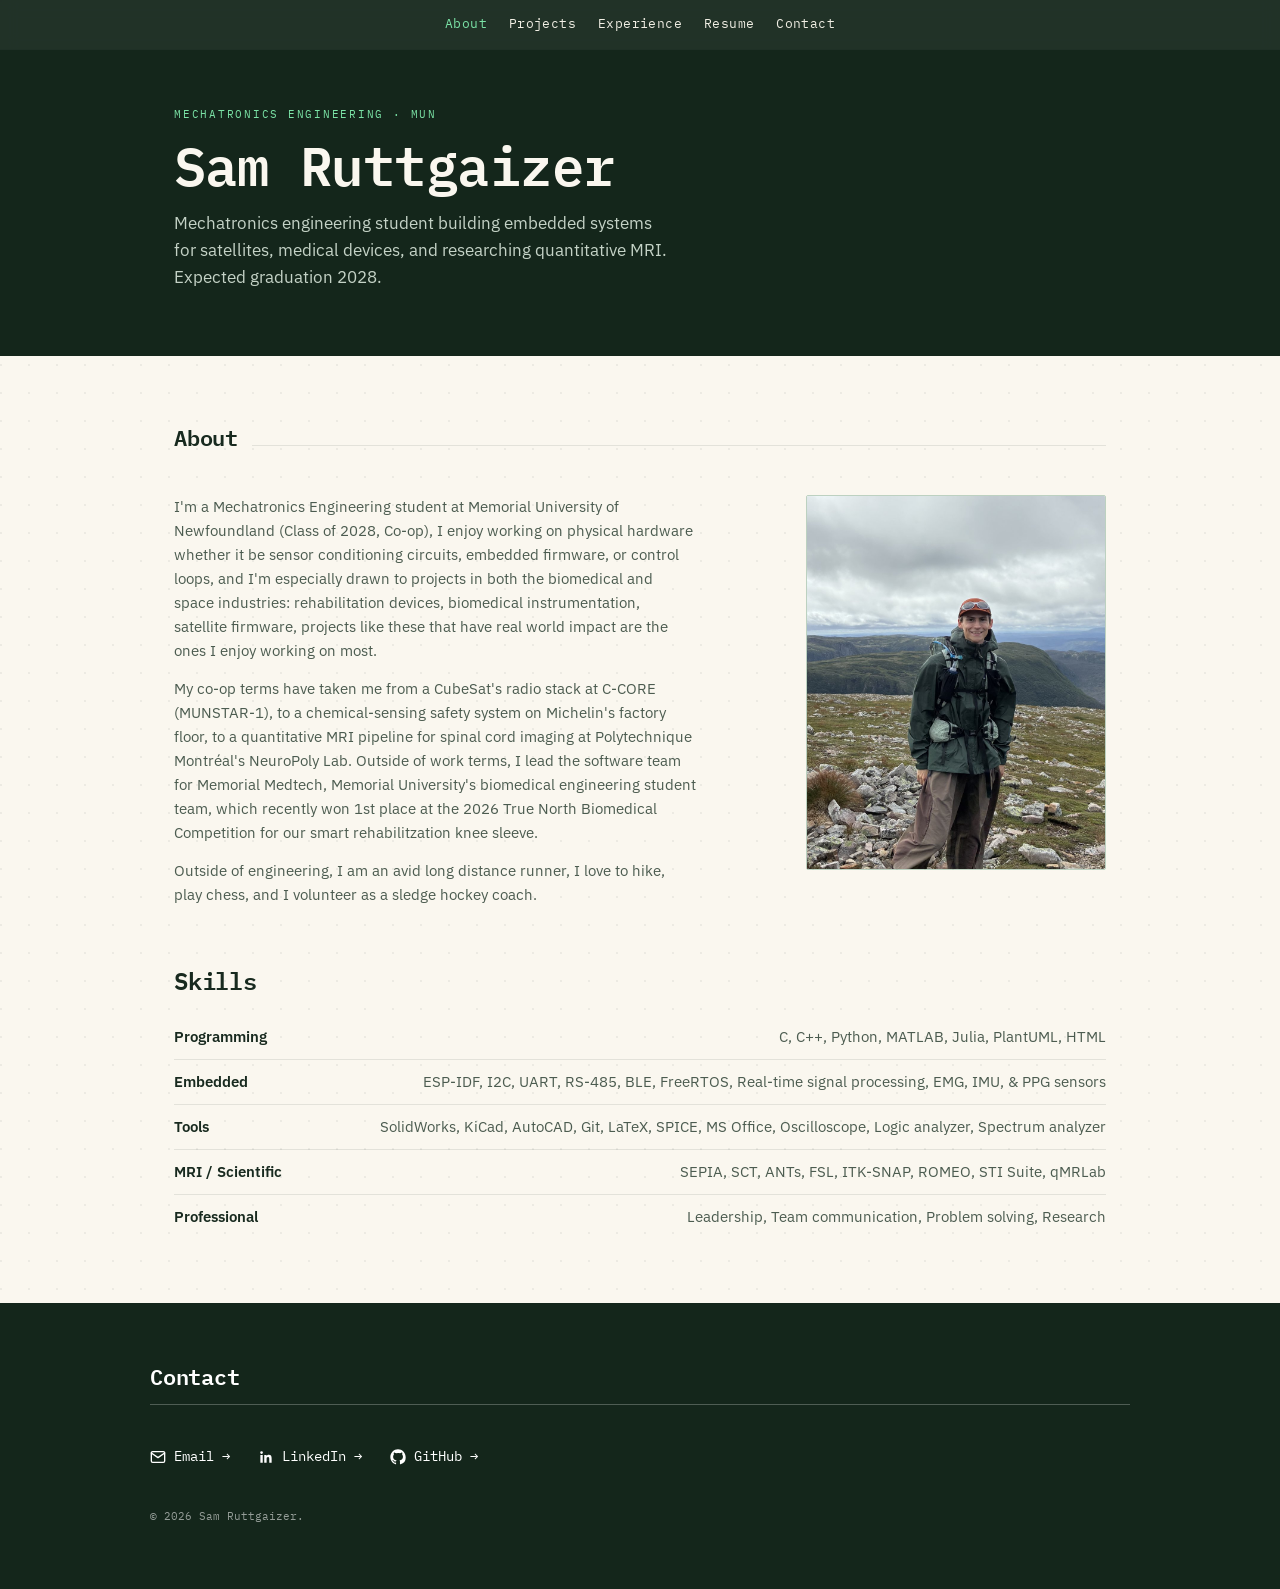
<file: index.html>
<!DOCTYPE html>
<html lang="en">
<head>
<meta charset="UTF-8">
<meta name="viewport" content="width=device-width, initial-scale=1.0">
<title>Sam Ruttgaizer</title>
<meta name="description" content="Sam Ruttgaizer — Mechatronics Engineering student at Memorial University of Newfoundland.">
<link rel="preconnect" href="https://fonts.googleapis.com">
<link rel="preconnect" href="https://fonts.gstatic.com" crossorigin>
<link href="https://fonts.googleapis.com/css2?family=IBM+Plex+Mono:wght@400;500;600;700&family=IBM+Plex+Sans:wght@400;500;600&display=swap" rel="stylesheet">
<link rel="stylesheet" href="style.css">
</head>
<body>

<header class="site-nav">
  <div class="nav-inner">
    <nav class="nav-links">
      <a href="index.html" class="active">About</a>
      <a href="projects.html">Projects</a>
      <a href="experience.html">Experience</a>
      <a href="resume.html">Resume</a>
      <a href="#contact">Contact</a>
    </nav>
  </div>
</header>

<main class="wrap">

  <!-- ============ HERO ============ -->
  <section class="hero">
    <div class="hero-inner">
      <span class="eyebrow">Mechatronics Engineering · MUN</span>
      <h1>Sam Ruttgaizer</h1>
      <p class="role">Mechatronics engineering student building embedded systems for satellites, medical devices, and researching quantitative MRI. Expected graduation 2028.</p>
    </div>
  </section>

  <!-- ============ ABOUT ============ -->
  <section class="section" id="about-content">
    <div class="section-head">
      <h2>About</h2>
      <div class="rule"></div>
    </div>
    <div class="about-grid">
      <div class="about-top">
        <div class="about-copy">
          <p>
            I'm a Mechatronics Engineering student at Memorial University of Newfoundland (Class of 2028, Co-op),
            I enjoy working on physical hardware whether it be sensor conditioning circuits, embedded firmware, or control loops,
            and I'm especially drawn to projects in both the biomedical and space industries: rehabilitation
            devices, biomedical instrumentation, satellite firmware, projects like these that have real world impact are the ones I enjoy working on most.
          </p>
          <p>
            My co-op terms have taken me from a CubeSat's radio stack at C-CORE (MUNSTAR-1), to a chemical-sensing
            safety system on Michelin's factory floor, to a quantitative MRI pipeline for spinal cord imaging at
            Polytechnique Montréal's NeuroPoly Lab. Outside of work terms, I lead the software team for Memorial
            Medtech, Memorial University's biomedical engineering student team, which recently won 1st place at the
            2026 True North Biomedical Competition for our smart rehabilitzation knee sleeve.
          </p>
          <p>
            Outside of engineering, I am an avid long distance runner, I love to hike, play chess, and I volunteer as a sledge
            hockey coach.
          </p>
        </div>
        <img class="about-photo" src="Images/profile.jpg" alt="Sam Ruttgaizer hiking in Newfoundland">
      </div>
      <div class="about-skills">
        <h2>Skills</h2>
        <ul class="skill-list">
          <li><span>Programming</span><span>C, C++, Python, MATLAB, Julia, PlantUML, HTML</span></li>
          <li><span>Embedded</span><span>ESP-IDF, I2C, UART, RS-485, BLE, FreeRTOS, Real-time signal processing, EMG, IMU, &amp; PPG sensors</span></li>
          <li><span>Tools</span><span>SolidWorks, KiCad, AutoCAD, Git, LaTeX, SPICE, MS Office, Oscilloscope, Logic analyzer, Spectrum analyzer</span></li>
          <li><span>MRI / Scientific</span><span>SEPIA, SCT, ANTs, FSL, ITK-SNAP, ROMEO, STI Suite, qMRLab</span></li>
          <li><span>Professional</span><span>Leadership, Team communication, Problem solving, Research</span></li>
        </ul>
      </div>
    </div>
  </section>

  <!-- ============ CONTACT ============ -->
  <footer id="contact">
    <div class="section-head">
      <h2>Contact</h2>
      <div class="rule"></div>
    </div>
    <div class="contact-row">
      <a href="mailto:sgruttgaizer@mun.ca"><svg viewBox="0 0 24 24" fill="none" stroke="currentColor" stroke-width="2" stroke-linecap="round" stroke-linejoin="round"><rect x="2" y="4" width="20" height="16" rx="2"></rect><path d="m22 6-10 7L2 6"></path></svg>Email →</a>
      <a href="https://linkedin.com/in/sam-ruttgaizer"><svg viewBox="0 0 24 24" fill="currentColor"><path d="M20.45 20.45h-3.55v-5.57c0-1.33-.02-3.03-1.85-3.03-1.85 0-2.14 1.44-2.14 2.94v5.66H9.36V9h3.41v1.56h.05c.47-.9 1.63-1.85 3.36-1.85 3.6 0 4.27 2.37 4.27 5.46v6.28zM5.34 7.43a2.06 2.06 0 1 1 0-4.12 2.06 2.06 0 0 1 0 4.12zM7.12 20.45H3.56V9h3.56v11.45z"/></svg>LinkedIn →</a>
      <a href="https://github.com/sruttgaizer"><svg viewBox="0 0 24 24" fill="currentColor"><path d="M12 .5C5.73.5.5 5.73.5 12c0 5.08 3.29 9.39 7.86 10.91.58.11.79-.25.79-.56 0-.28-.01-1.02-.02-2-3.2.7-3.88-1.54-3.88-1.54-.53-1.34-1.29-1.7-1.29-1.7-1.05-.72.08-.71.08-.71 1.16.08 1.77 1.19 1.77 1.19 1.03 1.77 2.71 1.26 3.37.96.1-.75.4-1.26.73-1.55-2.55-.29-5.23-1.28-5.23-5.69 0-1.26.45-2.29 1.19-3.09-.12-.29-.52-1.46.11-3.05 0 0 .97-.31 3.18 1.18a11.1 11.1 0 0 1 2.9-.39c.98.01 1.97.13 2.9.39 2.2-1.49 3.17-1.18 3.17-1.18.63 1.59.23 2.76.11 3.05.74.8 1.19 1.83 1.19 3.09 0 4.42-2.69 5.39-5.25 5.68.41.36.78 1.06.78 2.15 0 1.55-.01 2.8-.01 3.18 0 .31.21.68.8.56A10.51 10.51 0 0 0 23.5 12C23.5 5.73 18.27.5 12 .5z"/></svg>GitHub →</a>
    </div>
    <p class="fine">© 2026 Sam Ruttgaizer.</p>
  </footer>

</main>

<script src="site.js"></script>
</body>
</html>
</file>
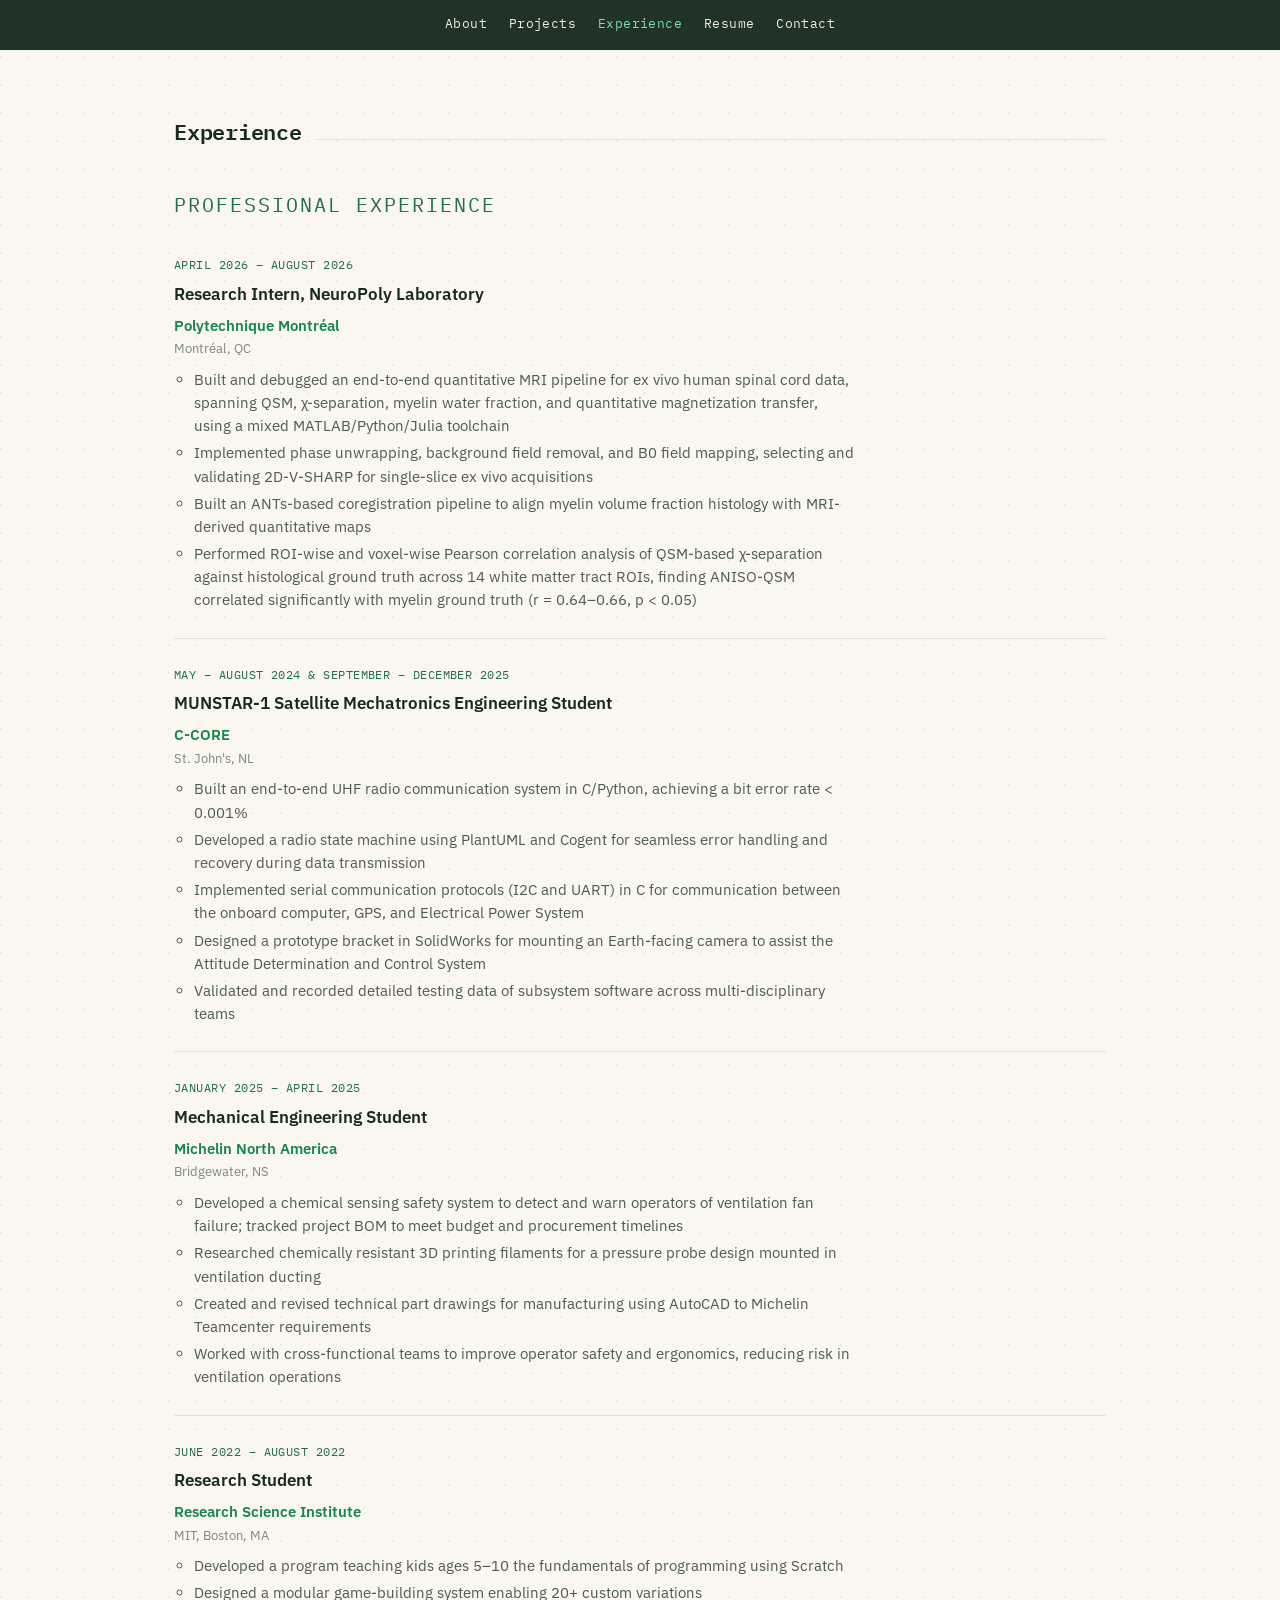
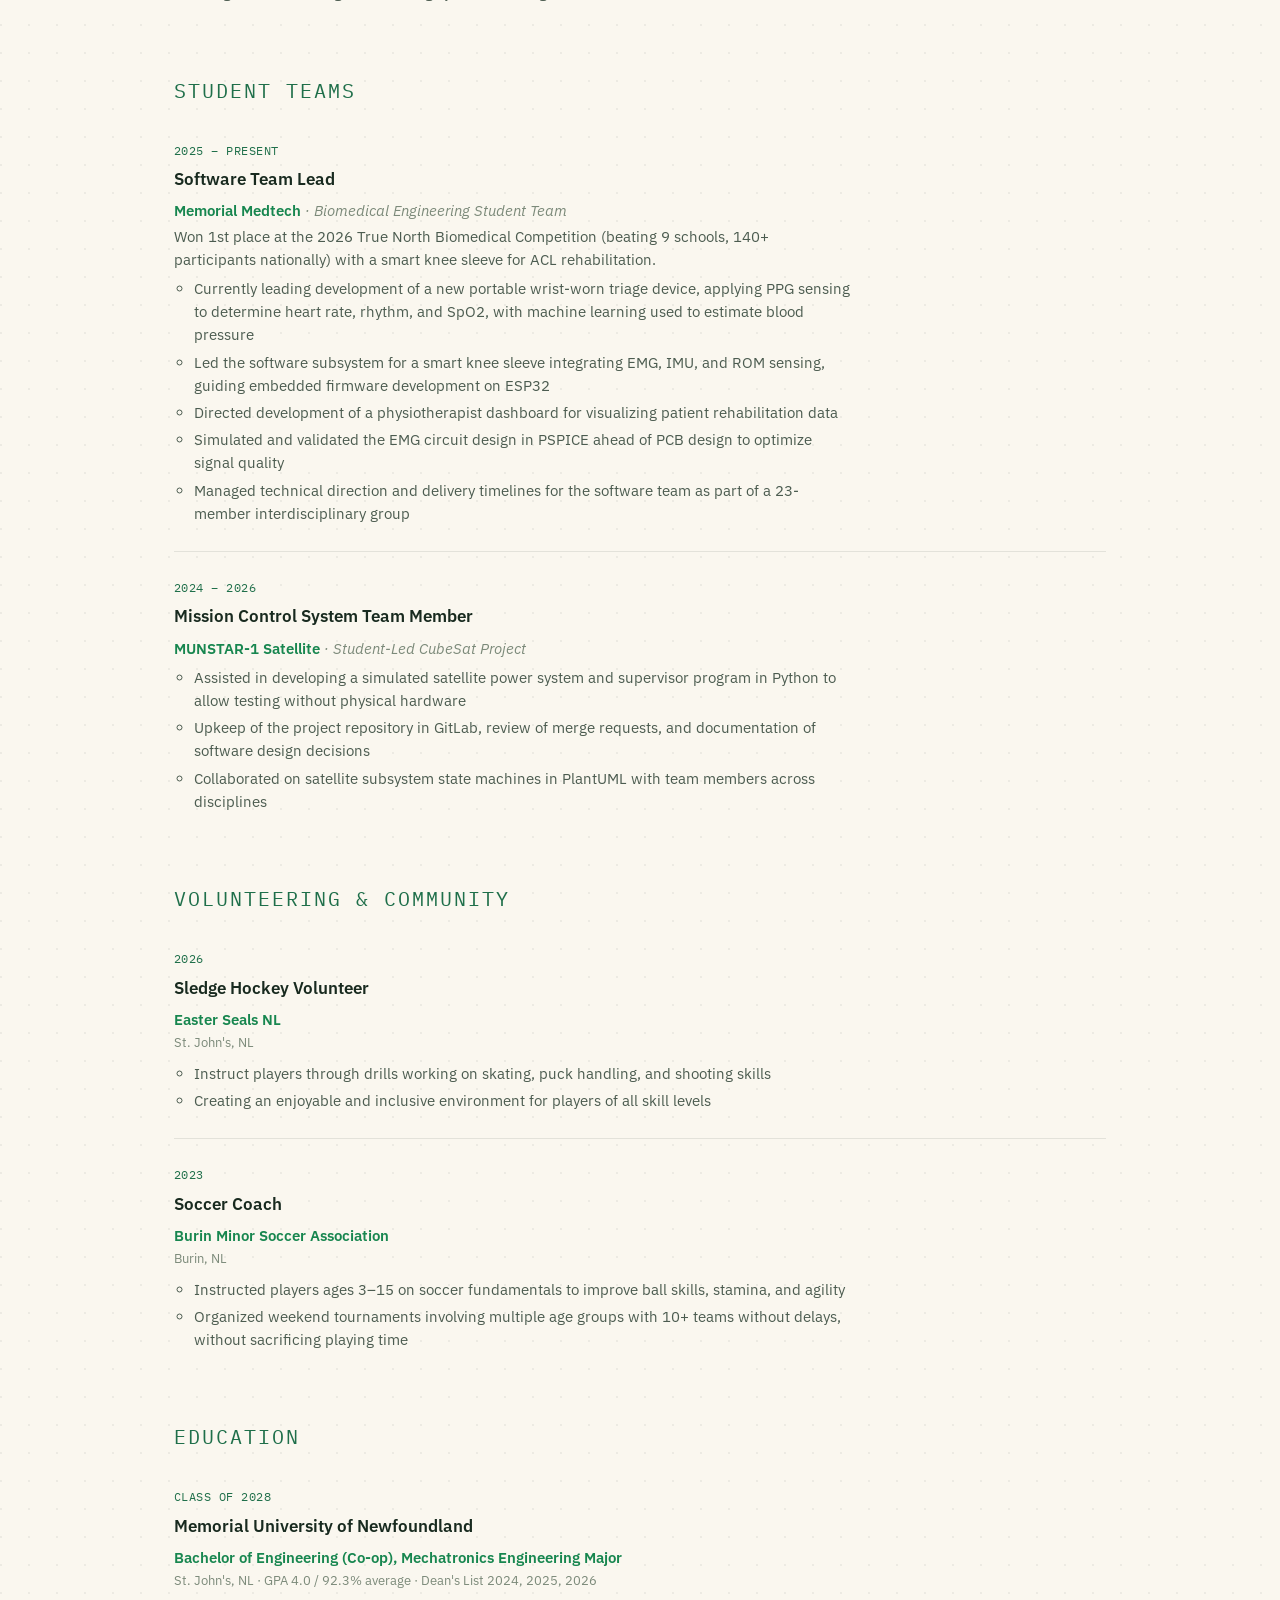
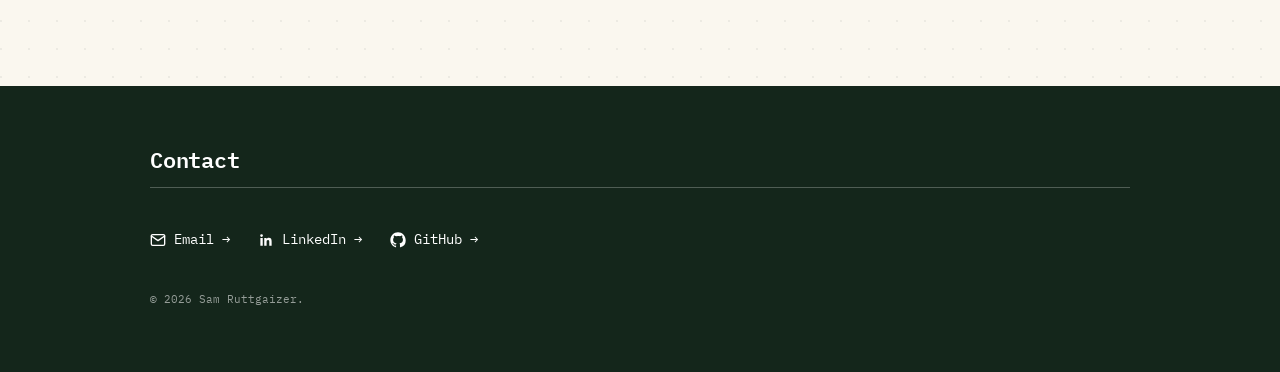
<file: experience.html>
<!DOCTYPE html>
<html lang="en">
<head>
<meta charset="UTF-8">
<meta name="viewport" content="width=device-width, initial-scale=1.0">
<title>Experience — Sam Ruttgaizer</title>
<link rel="preconnect" href="https://fonts.googleapis.com">
<link rel="preconnect" href="https://fonts.gstatic.com" crossorigin>
<link href="https://fonts.googleapis.com/css2?family=IBM+Plex+Mono:wght@400;500;600;700&family=IBM+Plex+Sans:wght@400;500;600&display=swap" rel="stylesheet">
<link rel="stylesheet" href="style.css">
</head>
<body>

<header class="site-nav">
  <div class="nav-inner">
    <nav class="nav-links">
      <a href="index.html">About</a>
      <a href="projects.html">Projects</a>
      <a href="experience.html" class="active">Experience</a>
      <a href="resume.html">Resume</a>
      <a href="#contact">Contact</a>
    </nav>
  </div>
</header>

<main class="wrap">
  <section class="section" style="padding-top: 64px;">
    <div class="section-head">
      <h2>Experience</h2>
      <div class="rule"></div>
    </div>

    <p class="resume-subhead">Professional Experience</p>
    <ul class="timeline">

      <li>
        <div class="what">
          <div class="role-row">
            <span class="when">April 2026 – August 2026</span>
            <h4>Research Intern, NeuroPoly Laboratory</h4>
          </div>
          <div class="org">Polytechnique Montréal</div>
          <div class="location">Montréal, QC</div>
          <ul class="bullet-list">
            <li>Built and debugged an end-to-end quantitative MRI pipeline for ex vivo human spinal cord data, spanning QSM, χ-separation, myelin water fraction, and quantitative magnetization transfer, using a mixed MATLAB/Python/Julia toolchain</li>
            <li>Implemented phase unwrapping, background field removal, and B0 field mapping, selecting and validating 2D-V-SHARP for single-slice ex vivo acquisitions</li>
            <li>Built an ANTs-based coregistration pipeline to align myelin volume fraction histology with MRI-derived quantitative maps</li>
            <li>Performed ROI-wise and voxel-wise Pearson correlation analysis of QSM-based χ-separation against histological ground truth across 14 white matter tract ROIs, finding ANISO-QSM correlated significantly with myelin ground truth (r = 0.64–0.66, p &lt; 0.05)</li>
          </ul>
        </div>
      </li>

      <li>
        <div class="what">
          <div class="role-row">
            <span class="when">May – August 2024 &amp; September – December 2025</span>
            <h4>MUNSTAR-1 Satellite Mechatronics Engineering Student</h4>
          </div>
          <div class="org">C-CORE</div>
          <div class="location">St. John's, NL</div>
          <ul class="bullet-list">
            <li>Built an end-to-end UHF radio communication system in C/Python, achieving a bit error rate &lt; 0.001%</li>
            <li>Developed a radio state machine using PlantUML and Cogent for seamless error handling and recovery during data transmission</li>
            <li>Implemented serial communication protocols (I2C and UART) in C for communication between the onboard computer, GPS, and Electrical Power System</li>
            <li>Designed a prototype bracket in SolidWorks for mounting an Earth-facing camera to assist the Attitude Determination and Control System</li>
            <li>Validated and recorded detailed testing data of subsystem software across multi-disciplinary teams</li>
          </ul>
        </div>
      </li>

      <li>
        <div class="what">
          <div class="role-row">
            <span class="when">January 2025 – April 2025</span>
            <h4>Mechanical Engineering Student</h4>
          </div>
          <div class="org">Michelin North America</div>
          <div class="location">Bridgewater, NS</div>
          <ul class="bullet-list">
            <li>Developed a chemical sensing safety system to detect and warn operators of ventilation fan failure; tracked project BOM to meet budget and procurement timelines</li>
            <li>Researched chemically resistant 3D printing filaments for a pressure probe design mounted in ventilation ducting</li>
            <li>Created and revised technical part drawings for manufacturing using AutoCAD to Michelin Teamcenter requirements</li>
            <li>Worked with cross-functional teams to improve operator safety and ergonomics, reducing risk in ventilation operations</li>
          </ul>
        </div>
      </li>

      <li>
        <div class="what">
          <div class="role-row">
            <span class="when">June 2022 – August 2022</span>
            <h4>Research Student</h4>
          </div>
          <div class="org">Research Science Institute</div>
          <div class="location">MIT, Boston, MA</div>
          <ul class="bullet-list">
            <li>Developed a program teaching kids ages 5–10 the fundamentals of programming using Scratch</li>
            <li>Designed a modular game-building system enabling 20+ custom variations</li>
          </ul>
        </div>
      </li>

    </ul>

    <p class="resume-subhead">Student Teams</p>
    <ul class="timeline">

      <li>
        <div class="what">
          <div class="role-row">
            <span class="when">2025 – Present</span>
            <h4>Software Team Lead</h4>
          </div>
          <div class="org">Memorial Medtech <i>· Biomedical Engineering Student Team</i></div>
          <p>Won 1st place at the 2026 True North Biomedical Competition (beating 9 schools, 140+ participants nationally) with a smart knee sleeve for ACL rehabilitation.</p>
          <ul class="bullet-list">
            <li>Currently leading development of a new portable wrist-worn triage device, applying PPG sensing to determine heart rate, rhythm, and SpO2, with machine learning used to estimate blood pressure</li>
            <li>Led the software subsystem for a smart knee sleeve integrating EMG, IMU, and ROM sensing, guiding embedded firmware development on ESP32</li>
            <li>Directed development of a physiotherapist dashboard for visualizing patient rehabilitation data</li>
            <li>Simulated and validated the EMG circuit design in PSPICE ahead of PCB design to optimize signal quality</li>
            <li>Managed technical direction and delivery timelines for the software team as part of a 23-member interdisciplinary group</li>
          </ul>
        </div>
      </li>

      <li>
        <div class="what">
          <div class="role-row">
            <span class="when">2024 – 2026</span>
            <h4>Mission Control System Team Member</h4>
          </div>
          <div class="org">MUNSTAR-1 Satellite <i>· Student-Led CubeSat Project</i></div>
          <ul class="bullet-list">
            <li>Assisted in developing a simulated satellite power system and supervisor program in Python to allow testing without physical hardware</li>
            <li>Upkeep of the project repository in GitLab, review of merge requests, and documentation of software design decisions</li>
            <li>Collaborated on satellite subsystem state machines in PlantUML with team members across disciplines</li>
          </ul>
        </div>
      </li>

    </ul>

    <p class="resume-subhead">Volunteering &amp; Community</p>
    <ul class="timeline">

      <li>
        <div class="what">
          <div class="role-row">
            <span class="when">2026</span>
            <h4>Sledge Hockey Volunteer</h4>
          </div>
          <div class="org">Easter Seals NL</div>
          <div class="location">St. John's, NL</div>
          <ul class="bullet-list">
            <li>Instruct players through drills working on skating, puck handling, and shooting skills</li>
            <li>Creating an enjoyable and inclusive environment for players of all skill levels</li>
          </ul>
        </div>
      </li>

      <li>
        <div class="what">
          <div class="role-row">
            <span class="when">2023</span>
            <h4>Soccer Coach</h4>
          </div>
          <div class="org">Burin Minor Soccer Association</div>
          <div class="location">Burin, NL</div>
          <ul class="bullet-list">
            <li>Instructed players ages 3–15 on soccer fundamentals to improve ball skills, stamina, and agility</li>
            <li>Organized weekend tournaments involving multiple age groups with 10+ teams without delays, without sacrificing playing time</li>
          </ul>
        </div>
      </li>

    </ul>

    <p class="resume-subhead">Education</p>
    <ul class="timeline">
      <li>
        <div class="what">
          <div class="role-row">
            <span class="when">Class of 2028</span>
            <h4>Memorial University of Newfoundland</h4>
          </div>
          <div class="org">Bachelor of Engineering (Co-op), Mechatronics Engineering Major</div>
          <div class="location">St. John's, NL · GPA 4.0 / 92.3% average · Dean's List 2024, 2025, 2026</div>
        </div>
      </li>
    </ul>

  </section>

  <!-- ============ CONTACT ============ -->
  <footer id="contact">
    <div class="section-head">
      <h2>Contact</h2>
      <div class="rule"></div>
    </div>
    <div class="contact-row">
      <a href="mailto:sgruttgaizer@mun.ca"><svg viewBox="0 0 24 24" fill="none" stroke="currentColor" stroke-width="2" stroke-linecap="round" stroke-linejoin="round"><rect x="2" y="4" width="20" height="16" rx="2"></rect><path d="m22 6-10 7L2 6"></path></svg>Email →</a>
      <a href="https://linkedin.com/in/sam-ruttgaizer"><svg viewBox="0 0 24 24" fill="currentColor"><path d="M20.45 20.45h-3.55v-5.57c0-1.33-.02-3.03-1.85-3.03-1.85 0-2.14 1.44-2.14 2.94v5.66H9.36V9h3.41v1.56h.05c.47-.9 1.63-1.85 3.36-1.85 3.6 0 4.27 2.37 4.27 5.46v6.28zM5.34 7.43a2.06 2.06 0 1 1 0-4.12 2.06 2.06 0 0 1 0 4.12zM7.12 20.45H3.56V9h3.56v11.45z"/></svg>LinkedIn →</a>
      <a href="https://github.com/sruttgaizer"><svg viewBox="0 0 24 24" fill="currentColor"><path d="M12 .5C5.73.5.5 5.73.5 12c0 5.08 3.29 9.39 7.86 10.91.58.11.79-.25.79-.56 0-.28-.01-1.02-.02-2-3.2.7-3.88-1.54-3.88-1.54-.53-1.34-1.29-1.7-1.29-1.7-1.05-.72.08-.71.08-.71 1.16.08 1.77 1.19 1.77 1.19 1.03 1.77 2.71 1.26 3.37.96.1-.75.4-1.26.73-1.55-2.55-.29-5.23-1.28-5.23-5.69 0-1.26.45-2.29 1.19-3.09-.12-.29-.52-1.46.11-3.05 0 0 .97-.31 3.18 1.18a11.1 11.1 0 0 1 2.9-.39c.98.01 1.97.13 2.9.39 2.2-1.49 3.17-1.18 3.17-1.18.63 1.59.23 2.76.11 3.05.74.8 1.19 1.83 1.19 3.09 0 4.42-2.69 5.39-5.25 5.68.41.36.78 1.06.78 2.15 0 1.55-.01 2.8-.01 3.18 0 .31.21.68.8.56A10.51 10.51 0 0 0 23.5 12C23.5 5.73 18.27.5 12 .5z"/></svg>GitHub →</a>
    </div>
    <p class="fine">© 2026 Sam Ruttgaizer.</p>
  </footer>

</main>

<script src="site.js"></script>
</body>
</html>
</file>
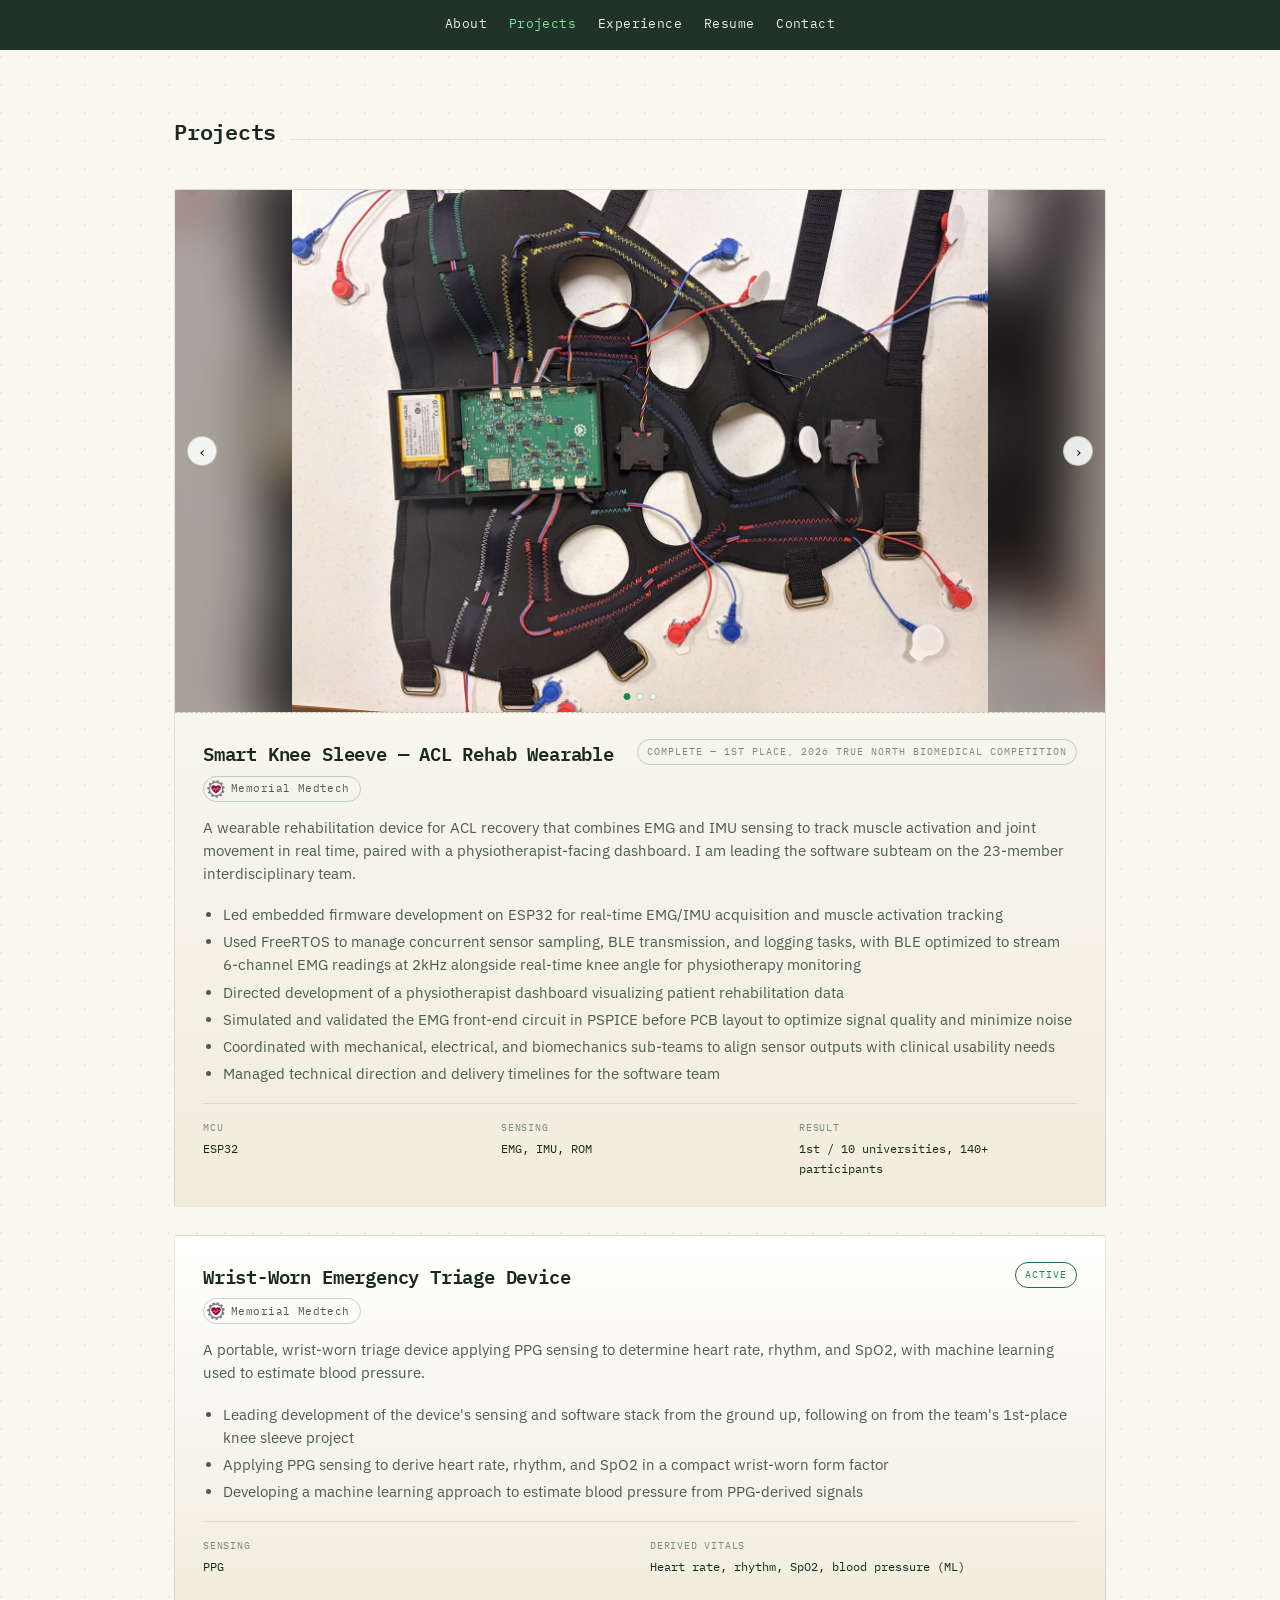
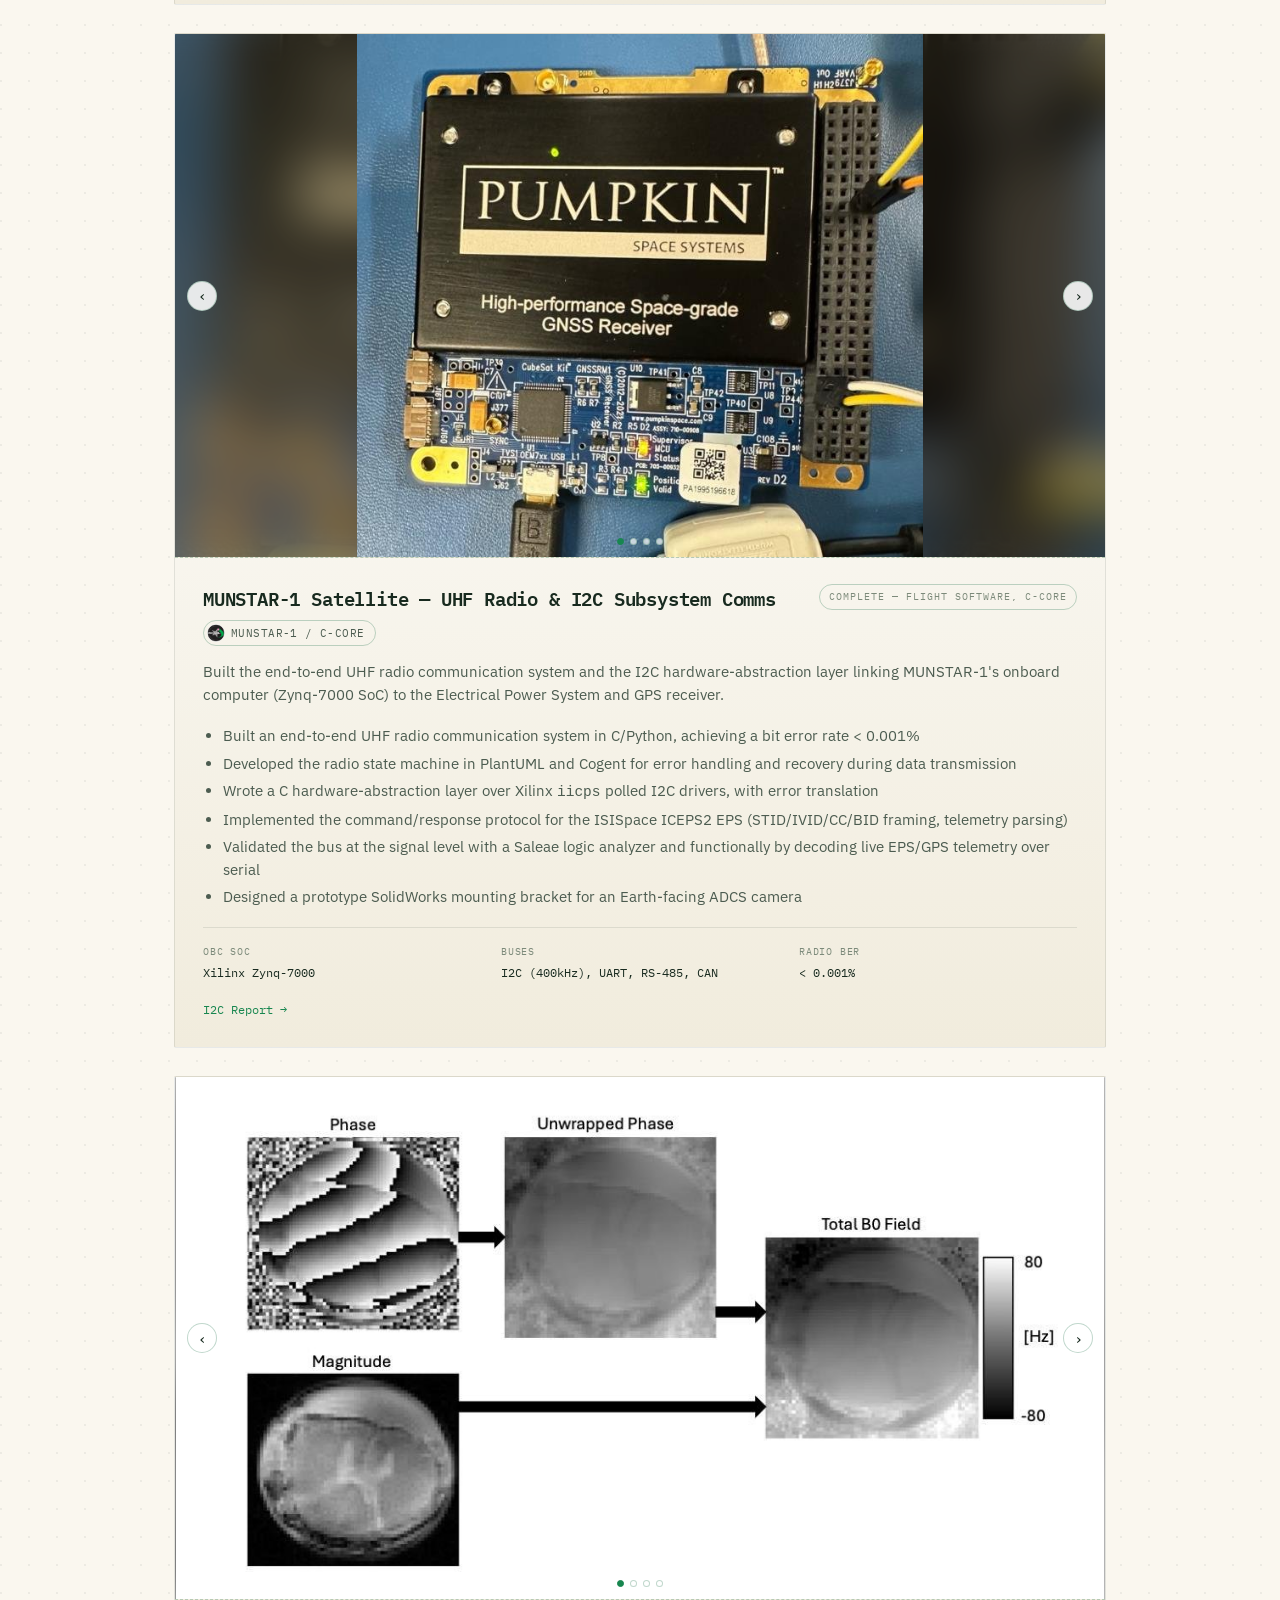
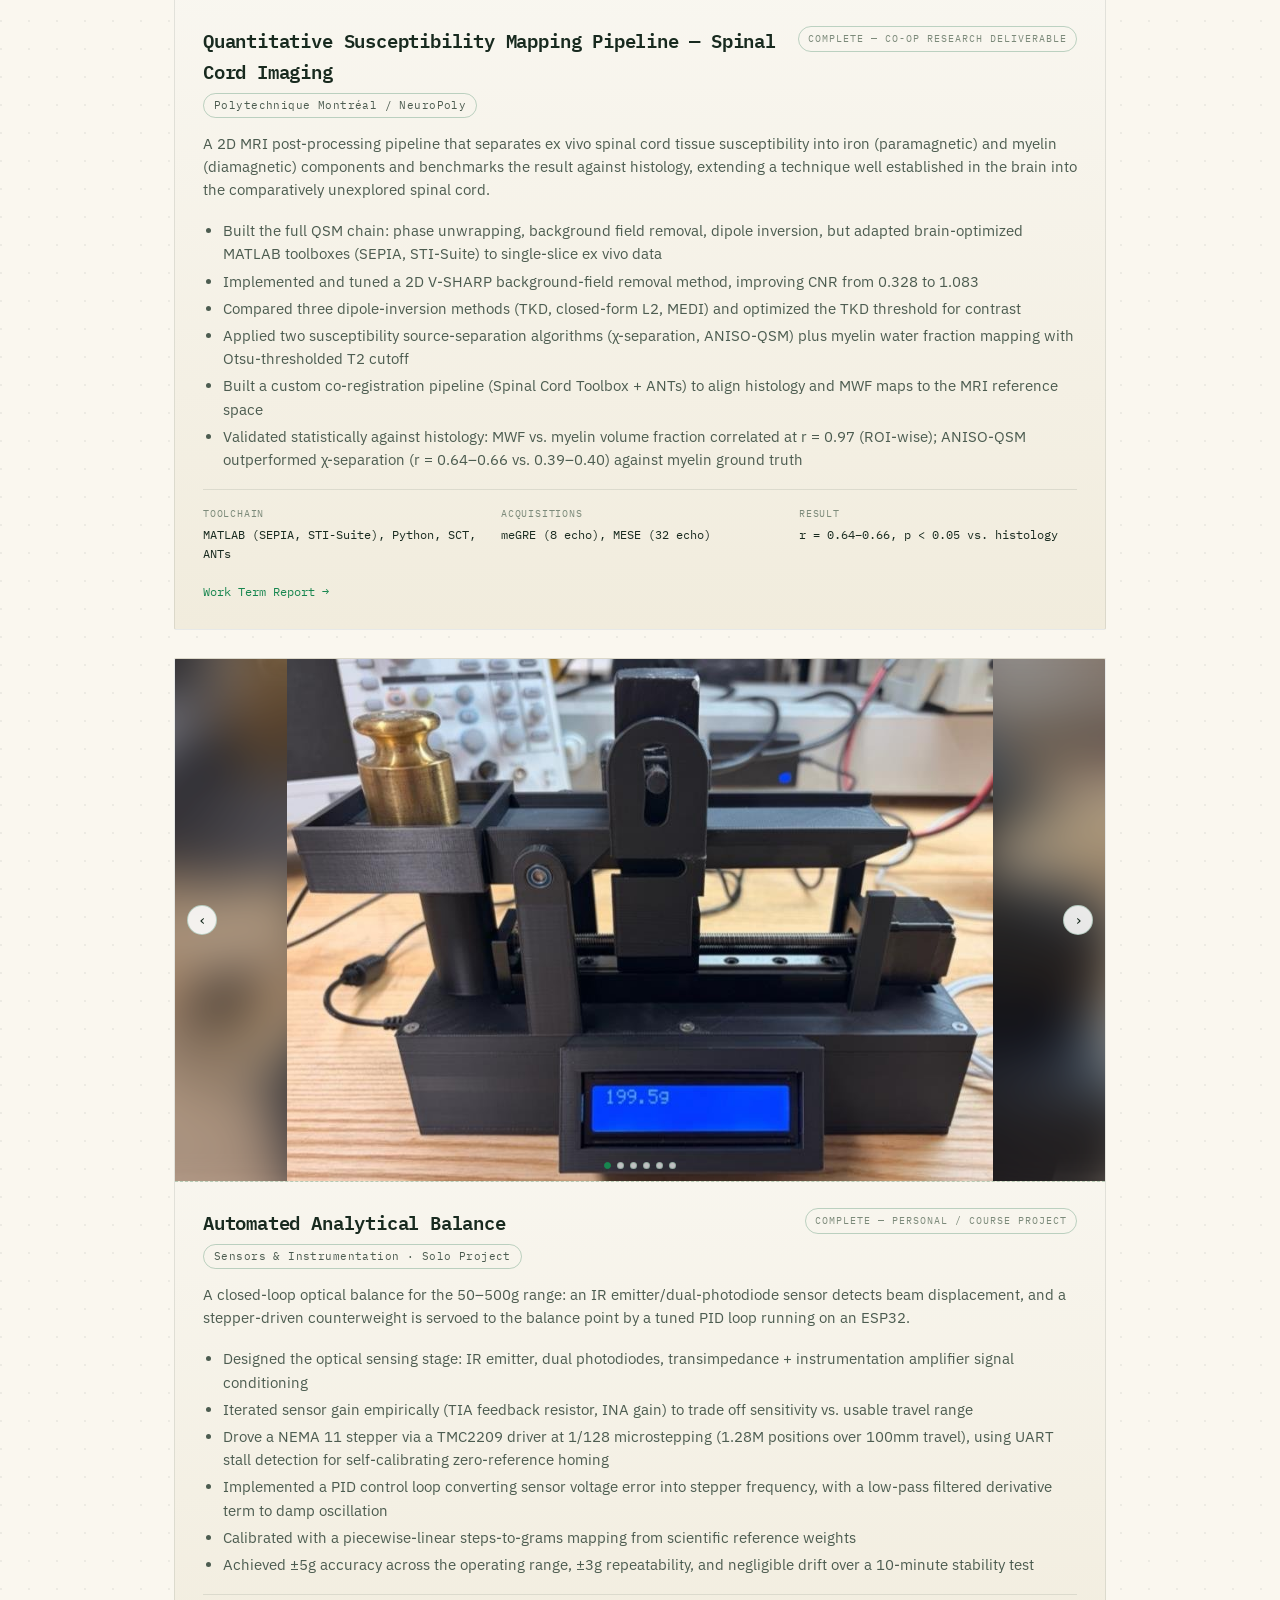
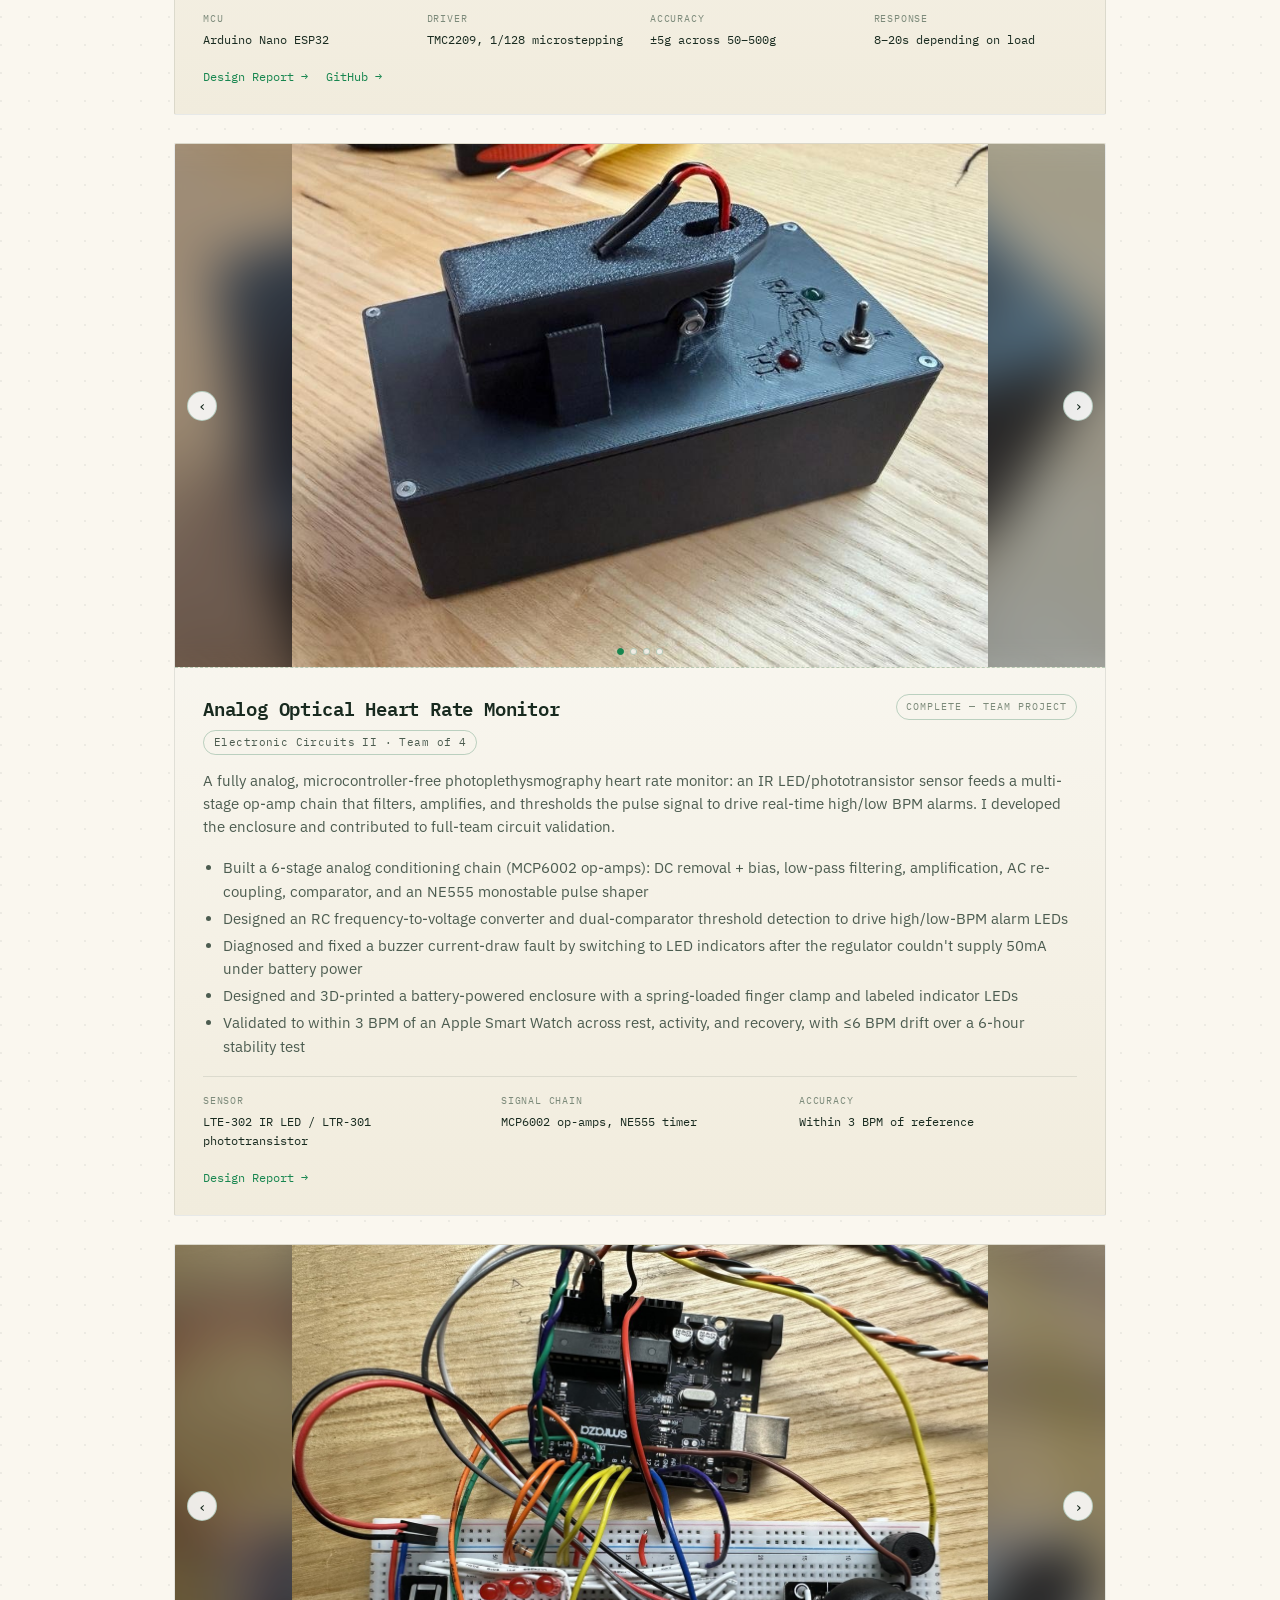
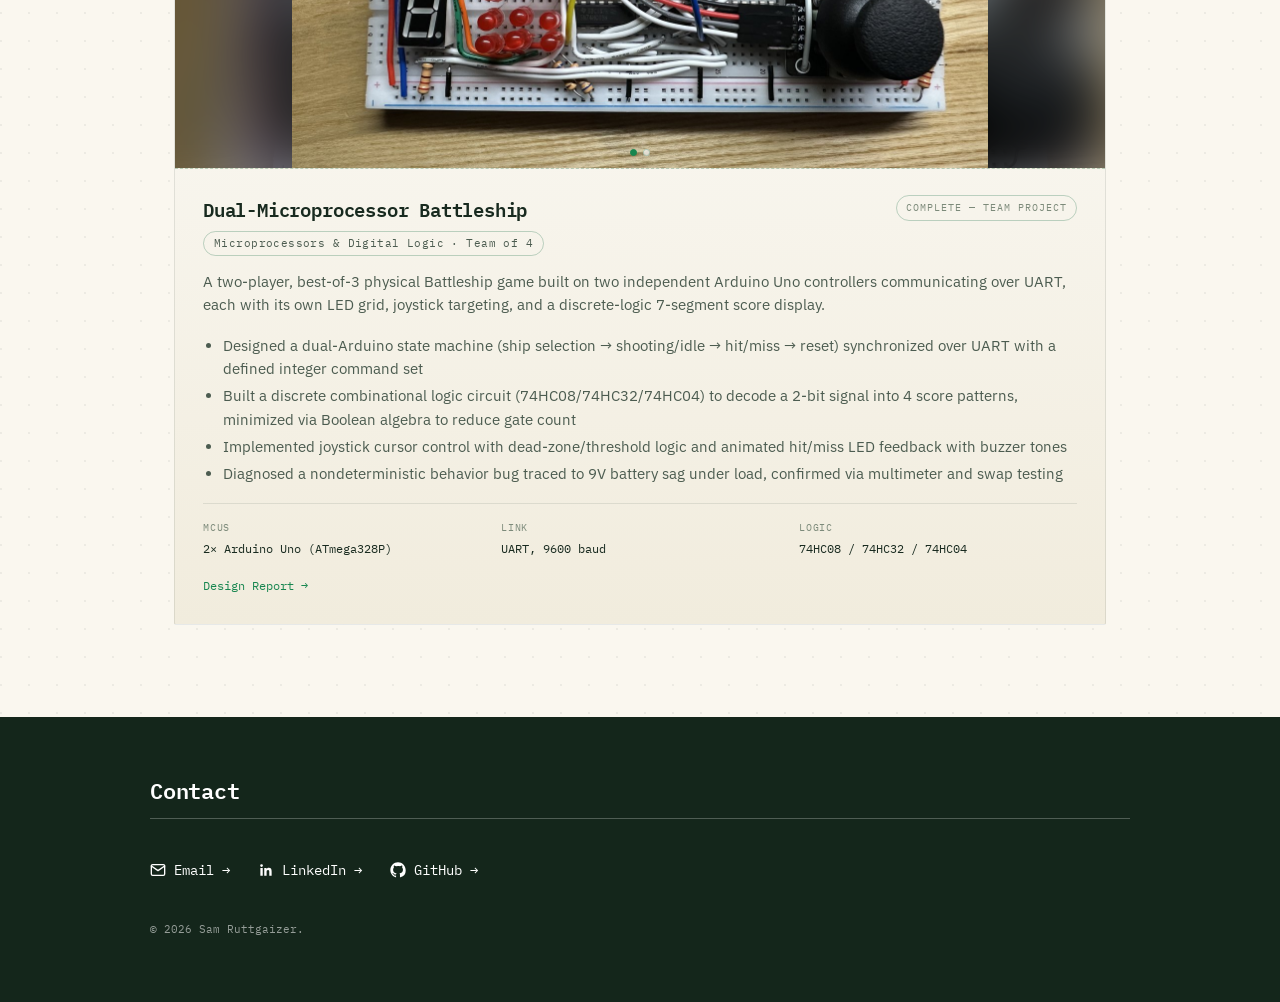
<file: projects.html>
<!DOCTYPE html>
<html lang="en">
<head>
<meta charset="UTF-8">
<meta name="viewport" content="width=device-width, initial-scale=1.0">
<title>Projects — Sam Ruttgaizer</title>
<link rel="preconnect" href="https://fonts.googleapis.com">
<link rel="preconnect" href="https://fonts.gstatic.com" crossorigin>
<link href="https://fonts.googleapis.com/css2?family=IBM+Plex+Mono:wght@400;500;600;700&family=IBM+Plex+Sans:wght@400;500;600&display=swap" rel="stylesheet">
<link rel="stylesheet" href="style.css">
</head>
<body>

<header class="site-nav">
  <div class="nav-inner">
    <nav class="nav-links">
      <a href="index.html">About</a>
      <a href="projects.html" class="active">Projects</a>
      <a href="experience.html">Experience</a>
      <a href="resume.html">Resume</a>
      <a href="#contact">Contact</a>
    </nav>
  </div>
</header>

<main class="wrap">

  <section class="section" style="padding-top: 64px;">
    <div class="section-head">
      <h2>Projects</h2>
      <div class="rule"></div>
    </div>

    <!-- Memorial Medtech: Smart Knee Sleeve -->
    <article class="sheet">
      <div class="sheet-media carousel">
        <div class="carousel-slide"><img src="Images/Projects/medtech-wearable.jpg" alt="Smart knee sleeve wearable harness with EMG electrodes"></div>
        <div class="carousel-slide"><img src="Images/Projects/medtech-pcb.jpg" alt="ESP32 sensor PCB for the smart knee sleeve"></div>
        <div class="carousel-slide"><img src="Images/Projects/medtech-championship-trophy.jpg" alt="Memorial Medtech team with the True North Biomedical Competition championship trophy"></div>
      </div>
      <div class="sheet-body">
        <div class="sheet-top">
          <h3>Smart Knee Sleeve — ACL Rehab Wearable</h3>
          <span class="status complete">Complete — 1st place, 2026 True North Biomedical Competition</span>
        </div>
        <div class="tags">
          <span class="org-tag"><img src="Images/Projects/medtech-logo.png" alt="Memorial Medtech">Memorial Medtech</span>
        </div>
        <p class="desc">
          A wearable rehabilitation device for ACL recovery that combines EMG and IMU sensing to
          track muscle activation and joint movement in real time, paired with a physiotherapist-facing dashboard.
          I am leading the software subteam on the 23-member interdisciplinary team.
        </p>
        <ul class="bullet-list">
          <li>Led embedded firmware development on ESP32 for real-time EMG/IMU acquisition and muscle activation tracking</li>
          <li>Used FreeRTOS to manage concurrent sensor sampling, BLE transmission, and logging tasks, with BLE optimized to stream 6-channel EMG readings at 2kHz alongside real-time knee angle for physiotherapy monitoring</li>
          <li>Directed development of a physiotherapist dashboard visualizing patient rehabilitation data</li>
          <li>Simulated and validated the EMG front-end circuit in PSPICE before PCB layout to optimize signal quality and minimize noise</li>
          <li>Coordinated with mechanical, electrical, and biomechanics sub-teams to align sensor outputs with clinical usability needs</li>
          <li>Managed technical direction and delivery timelines for the software team</li>
        </ul>
        <div class="specs">
          <div class="spec"><span class="k">MCU</span><span class="v">ESP32</span></div>
          <div class="spec"><span class="k">Sensing</span><span class="v">EMG, IMU, ROM</span></div>
          <div class="spec"><span class="k">Result</span><span class="v">1st / 10 universities, 140+ participants</span></div>
        </div>
      </div>
    </article>

    <!-- Memorial Medtech: Emergency Triage Device -->
    <article class="sheet">
      <div class="sheet-body">
        <div class="sheet-top">
          <h3>Wrist-Worn Emergency Triage Device</h3>
          <span class="status active">Active</span>
        </div>
        <div class="tags">
          <span class="org-tag"><img src="Images/Projects/medtech-logo.png" alt="Memorial Medtech">Memorial Medtech</span>
        </div>
        <p class="desc">
          A portable, wrist-worn triage device applying PPG sensing to determine heart rate, rhythm, and SpO2, with
          machine learning used to estimate blood pressure.
        </p>
        <ul class="bullet-list">
          <li>Leading development of the device's sensing and software stack from the ground up, following on from the team's 1st-place knee sleeve project</li>
          <li>Applying PPG sensing to derive heart rate, rhythm, and SpO2 in a compact wrist-worn form factor</li>
          <li>Developing a machine learning approach to estimate blood pressure from PPG-derived signals</li>
        </ul>
        <div class="specs">
          <div class="spec"><span class="k">Sensing</span><span class="v">PPG</span></div>
          <div class="spec"><span class="k">Derived vitals</span><span class="v">Heart rate, rhythm, SpO2, blood pressure (ML)</span></div>
        </div>
      </div>
    </article>

    <!-- MUNSTAR-1: UHF Radio + I2C Comms -->
    <article class="sheet">
      <div class="sheet-media carousel">
        <div class="carousel-slide"><img src="Images/Projects/i2c-gnss-board.jpg" alt="Pumpkin GNSS receiver used on MUNSTAR-1"></div>
        <div class="carousel-slide"><img src="Images/Projects/i2c-block-diagram.jpg" alt="MUNSTAR-1 onboard computer interconnect block diagram"></div>
        <div class="carousel-slide"><img src="Images/Projects/munstar1-flatsat.jpg" alt="MUNSTAR-1 FlatSat testbed with Z7000 onboard computer, EPS, and subsystem slots"></div>
        <div class="carousel-slide"><img src="Images/Projects/munstar1-sdr-testbench.jpg" alt="Software-defined radio test bench used for UHF radio link validation"></div>
      </div>
      <div class="sheet-body">
        <div class="sheet-top">
          <h3>MUNSTAR-1 Satellite — UHF Radio &amp; I2C Subsystem Comms</h3>
          <span class="status complete">Complete — flight software, C-CORE</span>
        </div>
        <div class="tags">
          <span class="org-tag"><img src="Images/Projects/munstar1-logo.jpg" alt="MUNSTAR-1">MUNSTAR-1 / C-CORE</span>
        </div>
        <p class="desc">
          Built the end-to-end UHF radio communication system and the I2C hardware-abstraction layer linking
          MUNSTAR-1's onboard computer (Zynq-7000 SoC) to the Electrical Power System and GPS receiver.
        </p>
        <ul class="bullet-list">
          <li>Built an end-to-end UHF radio communication system in C/Python, achieving a bit error rate &lt; 0.001%</li>
          <li>Developed the radio state machine in PlantUML and Cogent for error handling and recovery during data transmission</li>
          <li>Wrote a C hardware-abstraction layer over Xilinx <code>iicps</code> polled I2C drivers, with error translation</li>
          <li>Implemented the command/response protocol for the ISISpace ICEPS2 EPS (STID/IVID/CC/BID framing, telemetry parsing)</li>
          <li>Validated the bus at the signal level with a Saleae logic analyzer and functionally by decoding live EPS/GPS telemetry over serial</li>
          <li>Designed a prototype SolidWorks mounting bracket for an Earth-facing ADCS camera</li>
        </ul>
        <div class="specs">
          <div class="spec"><span class="k">OBC SoC</span><span class="v">Xilinx Zynq-7000</span></div>
          <div class="spec"><span class="k">Buses</span><span class="v">I2C (400kHz), UART, RS-485, CAN</span></div>
          <div class="spec"><span class="k">Radio BER</span><span class="v">&lt; 0.001%</span></div>
        </div>
        <div class="sheet-links">
          <a href="Images/Documents/MUNSTAR-1 I2C Report.pdf">I2C Report →</a>
        </div>
      </div>
    </article>

    <!-- NeuroPoly: QSM Pipeline -->
    <article class="sheet">
      <div class="sheet-media carousel">
        <div class="carousel-slide"><img src="Images/Projects/qsm-pipeline.jpg" alt="Phase unwrapping and B0 field mapping pipeline for spinal cord MRI"></div>
        <div class="carousel-slide"><img src="Images/Projects/qsm-dipole-inversion-comparison.jpg" alt="Comparison of thresholded k-space division, closed form, and MEDI dipole inversion methods with CNR values"></div>
        <div class="carousel-slide"><img src="Images/Projects/qsm-mvf-mwf-coregistration.jpg" alt="Myelin volume fraction histology and myelin water fraction maps coregistered to MRI magnitude reference"></div>
        <div class="carousel-slide"><img src="Images/Projects/qsm-correlation-matrix.jpg" alt="Pairwise Pearson correlation matrix between susceptibility separation methods and histology, WM tract mask ROI-wise"></div>
      </div>
      <div class="sheet-body">
        <div class="sheet-top">
          <h3>Quantitative Susceptibility Mapping Pipeline — Spinal Cord Imaging</h3>
          <span class="status complete">Complete — co-op research deliverable</span>
        </div>
        <div class="tags">
          <span class="org-tag no-icon">Polytechnique Montréal / NeuroPoly</span>
        </div>
        <p class="desc">
          A 2D MRI post-processing pipeline that separates ex vivo spinal cord tissue susceptibility into iron
          (paramagnetic) and myelin (diamagnetic) components and benchmarks the result against histology,
          extending a technique well established in the brain into the comparatively unexplored spinal cord.
        </p>
        <ul class="bullet-list">
          <li>Built the full QSM chain: phase unwrapping, background field removal, dipole inversion, but adapted brain-optimized MATLAB toolboxes (SEPIA, STI-Suite) to single-slice ex vivo data</li>
          <li>Implemented and tuned a 2D V-SHARP background-field removal method, improving CNR from 0.328 to 1.083</li>
          <li>Compared three dipole-inversion methods (TKD, closed-form L2, MEDI) and optimized the TKD threshold for contrast</li>
          <li>Applied two susceptibility source-separation algorithms (χ-separation, ANISO-QSM) plus myelin water fraction mapping with Otsu-thresholded T2 cutoff</li>
          <li>Built a custom co-registration pipeline (Spinal Cord Toolbox + ANTs) to align histology and MWF maps to the MRI reference space</li>
          <li>Validated statistically against histology: MWF vs. myelin volume fraction correlated at r = 0.97 (ROI-wise); ANISO-QSM outperformed χ-separation (r = 0.64–0.66 vs. 0.39–0.40) against myelin ground truth</li>
        </ul>
        <div class="specs">
          <div class="spec"><span class="k">Toolchain</span><span class="v">MATLAB (SEPIA, STI-Suite), Python, SCT, ANTs</span></div>
          <div class="spec"><span class="k">Acquisitions</span><span class="v">meGRE (8 echo), MESE (32 echo)</span></div>
          <div class="spec"><span class="k">Result</span><span class="v">r = 0.64–0.66, p &lt; 0.05 vs. histology</span></div>
        </div>
        <div class="sheet-links">
          <a href="Images/Documents/QSM Spinal Cord Report.pdf">Work Term Report →</a>
        </div>
      </div>
    </article>

    <!-- Automated Analytical Balance -->
    <article class="sheet">
      <div class="sheet-media carousel">
        <div class="carousel-slide"><img src="Images/Projects/balance-hero-weight.jpg" alt="Automated analytical balance measuring a 200 gram calibration weight"></div>
        <div class="carousel-slide"><img src="Images/Projects/balance-full-system.jpg" alt="Full automated balance system on the bench"></div>
        <div class="carousel-slide"><img src="Images/Projects/balance-calibration-plot.jpg" alt="Piecewise linear calibration curve mapping motor steps to grams"></div>
        <div class="carousel-slide"><img src="Images/Projects/balance-breadboard-internals.jpg" alt="Internal breadboard view showing the sensor conditioning circuit, TMC2209 driver, and Arduino Nano ESP32"></div>
        <div class="carousel-slide"><img src="Images/Projects/balance-cad-beam.jpg" alt="CAD render of the balance beam and counterweight rail"></div>
        <div class="carousel-slide"><img src="Images/Projects/balance-cad-stepper-mount.jpg" alt="CAD render of the stepper mount bracket"></div>
      </div>
      <div class="sheet-body">
        <div class="sheet-top">
          <h3>Automated Analytical Balance</h3>
          <span class="status complete">Complete — personal / course project</span>
        </div>
        <div class="tags">
          <span class="org-tag no-icon">Sensors &amp; Instrumentation · Solo Project</span>
        </div>
        <p class="desc">
          A closed-loop optical balance for the 50–500g range: an IR emitter/dual-photodiode sensor detects beam
          displacement, and a stepper-driven counterweight is servoed to the balance point by a tuned PID loop
          running on an ESP32.
        </p>
        <ul class="bullet-list">
          <li>Designed the optical sensing stage: IR emitter, dual photodiodes, transimpedance + instrumentation amplifier signal conditioning</li>
          <li>Iterated sensor gain empirically (TIA feedback resistor, INA gain) to trade off sensitivity vs. usable travel range</li>
          <li>Drove a NEMA 11 stepper via a TMC2209 driver at 1/128 microstepping (1.28M positions over 100mm travel), using UART stall detection for self-calibrating zero-reference homing</li>
          <li>Implemented a PID control loop converting sensor voltage error into stepper frequency, with a low-pass filtered derivative term to damp oscillation</li>
          <li>Calibrated with a piecewise-linear steps-to-grams mapping from scientific reference weights</li>
          <li>Achieved ±5g accuracy across the operating range, ±3g repeatability, and negligible drift over a 10-minute stability test</li>
        </ul>
        <div class="specs">
          <div class="spec"><span class="k">MCU</span><span class="v">Arduino Nano ESP32</span></div>
          <div class="spec"><span class="k">Driver</span><span class="v">TMC2209, 1/128 microstepping</span></div>
          <div class="spec"><span class="k">Accuracy</span><span class="v">±5g across 50–500g</span></div>
          <div class="spec"><span class="k">Response</span><span class="v">8–20s depending on load</span></div>
        </div>
        <div class="sheet-links">
          <a href="Images/Documents/Analytical Balance Report.pdf">Design Report →</a>
          <a href="https://github.com/sruttgaizer/automated_balance">GitHub →</a>
        </div>
      </div>
    </article>

    <!-- Heart Rate Monitor -->
    <article class="sheet">
      <div class="sheet-media carousel">
        <div class="carousel-slide"><img src="Images/Projects/hrm-enclosure.jpg" alt="Assembled analog heart rate monitor enclosure with LED indicators"></div>
        <div class="carousel-slide"><img src="Images/Projects/hrm-post-activity-waveform.jpg" alt="Oscilloscope capture of system output after physical activity (Figure 15.9)"></div>
        <div class="carousel-slide"><img src="Images/Projects/hrm-breadboard.jpg" alt="Breadboard prototype of the analog signal conditioning chain"></div>
        <div class="carousel-slide"><img src="Images/Projects/hrm-cad-enclosure.jpg" alt="CAD render of the heart rate monitor enclosure with HI/LO/RATE indicator labels"></div>
      </div>
      <div class="sheet-body">
        <div class="sheet-top">
          <h3>Analog Optical Heart Rate Monitor</h3>
          <span class="status complete">Complete — team project</span>
        </div>
        <div class="tags">
          <span class="org-tag no-icon">Electronic Circuits II · Team of 4</span>
        </div>
        <p class="desc">
          A fully analog, microcontroller-free photoplethysmography heart rate monitor: an IR LED/phototransistor
          sensor feeds a multi-stage op-amp chain that filters, amplifies, and thresholds the pulse signal to drive
          real-time high/low BPM alarms. I developed the enclosure and contributed to full-team circuit validation.
        </p>
        <ul class="bullet-list">
          <li>Built a 6-stage analog conditioning chain (MCP6002 op-amps): DC removal + bias, low-pass filtering, amplification, AC re-coupling, comparator, and an NE555 monostable pulse shaper</li>
          <li>Designed an RC frequency-to-voltage converter and dual-comparator threshold detection to drive high/low-BPM alarm LEDs</li>
          <li>Diagnosed and fixed a buzzer current-draw fault by switching to LED indicators after the regulator couldn't supply 50mA under battery power</li>
          <li>Designed and 3D-printed a battery-powered enclosure with a spring-loaded finger clamp and labeled indicator LEDs</li>
          <li>Validated to within 3 BPM of an Apple Smart Watch across rest, activity, and recovery, with ≤6 BPM drift over a 6-hour stability test</li>
        </ul>
        <div class="specs">
          <div class="spec"><span class="k">Sensor</span><span class="v">LTE-302 IR LED / LTR-301 phototransistor</span></div>
          <div class="spec"><span class="k">Signal chain</span><span class="v">MCP6002 op-amps, NE555 timer</span></div>
          <div class="spec"><span class="k">Accuracy</span><span class="v">Within 3 BPM of reference</span></div>
        </div>
        <div class="sheet-links">
          <a href="Images/Documents/Heart Rate Monitor Report.pdf">Design Report →</a>
        </div>
      </div>
    </article>

    <!-- Battleship -->
    <article class="sheet">
      <div class="sheet-media carousel">
        <div class="carousel-slide"><img src="Images/Projects/battleship-breadboard.jpg" alt="Battleship controller breadboard with Arduino, joystick, and 7-segment display"></div>
        <div class="carousel-slide"><img src="Images/Projects/battleship-in-box.jpg" alt="Battleship game presentation with breadboard controller"></div>
      </div>
      <div class="sheet-body">
        <div class="sheet-top">
          <h3>Dual-Microprocessor Battleship</h3>
          <span class="status complete">Complete — team project</span>
        </div>
        <div class="tags">
          <span class="org-tag no-icon">Microprocessors &amp; Digital Logic · Team of 4</span>
        </div>
        <p class="desc">
          A two-player, best-of-3 physical Battleship game built on two independent Arduino Uno controllers
          communicating over UART, each with its own LED grid, joystick targeting, and a discrete-logic 7-segment
          score display.
        </p>
        <ul class="bullet-list">
          <li>Designed a dual-Arduino state machine (ship selection → shooting/idle → hit/miss → reset) synchronized over UART with a defined integer command set</li>
          <li>Built a discrete combinational logic circuit (74HC08/74HC32/74HC04) to decode a 2-bit signal into 4 score patterns, minimized via Boolean algebra to reduce gate count</li>
          <li>Implemented joystick cursor control with dead-zone/threshold logic and animated hit/miss LED feedback with buzzer tones</li>
          <li>Diagnosed a nondeterministic behavior bug traced to 9V battery sag under load, confirmed via multimeter and swap testing</li>
        </ul>
        <div class="specs">
          <div class="spec"><span class="k">MCUs</span><span class="v">2× Arduino Uno (ATmega328P)</span></div>
          <div class="spec"><span class="k">Link</span><span class="v">UART, 9600 baud</span></div>
          <div class="spec"><span class="k">Logic</span><span class="v">74HC08 / 74HC32 / 74HC04</span></div>
        </div>
        <div class="sheet-links">
          <a href="Images/Documents/Battleship Report.pdf">Design Report →</a>
        </div>
      </div>
    </article>

  </section>

  <!-- ============ CONTACT ============ -->
  <footer id="contact">
    <div class="section-head">
      <h2>Contact</h2>
      <div class="rule"></div>
    </div>
    <div class="contact-row">
      <a href="mailto:sgruttgaizer@mun.ca"><svg viewBox="0 0 24 24" fill="none" stroke="currentColor" stroke-width="2" stroke-linecap="round" stroke-linejoin="round"><rect x="2" y="4" width="20" height="16" rx="2"></rect><path d="m22 6-10 7L2 6"></path></svg>Email →</a>
      <a href="https://linkedin.com/in/sam-ruttgaizer"><svg viewBox="0 0 24 24" fill="currentColor"><path d="M20.45 20.45h-3.55v-5.57c0-1.33-.02-3.03-1.85-3.03-1.85 0-2.14 1.44-2.14 2.94v5.66H9.36V9h3.41v1.56h.05c.47-.9 1.63-1.85 3.36-1.85 3.6 0 4.27 2.37 4.27 5.46v6.28zM5.34 7.43a2.06 2.06 0 1 1 0-4.12 2.06 2.06 0 0 1 0 4.12zM7.12 20.45H3.56V9h3.56v11.45z"/></svg>LinkedIn →</a>
      <a href="https://github.com/sruttgaizer"><svg viewBox="0 0 24 24" fill="currentColor"><path d="M12 .5C5.73.5.5 5.73.5 12c0 5.08 3.29 9.39 7.86 10.91.58.11.79-.25.79-.56 0-.28-.01-1.02-.02-2-3.2.7-3.88-1.54-3.88-1.54-.53-1.34-1.29-1.7-1.29-1.7-1.05-.72.08-.71.08-.71 1.16.08 1.77 1.19 1.77 1.19 1.03 1.77 2.71 1.26 3.37.96.1-.75.4-1.26.73-1.55-2.55-.29-5.23-1.28-5.23-5.69 0-1.26.45-2.29 1.19-3.09-.12-.29-.52-1.46.11-3.05 0 0 .97-.31 3.18 1.18a11.1 11.1 0 0 1 2.9-.39c.98.01 1.97.13 2.9.39 2.2-1.49 3.17-1.18 3.17-1.18.63 1.59.23 2.76.11 3.05.74.8 1.19 1.83 1.19 3.09 0 4.42-2.69 5.39-5.25 5.68.41.36.78 1.06.78 2.15 0 1.55-.01 2.8-.01 3.18 0 .31.21.68.8.56A10.51 10.51 0 0 0 23.5 12C23.5 5.73 18.27.5 12 .5z"/></svg>GitHub →</a>
    </div>
    <p class="fine">© 2026 Sam Ruttgaizer.</p>
  </footer>

</main>

<script src="site.js"></script>
</body>
</html>
</file>
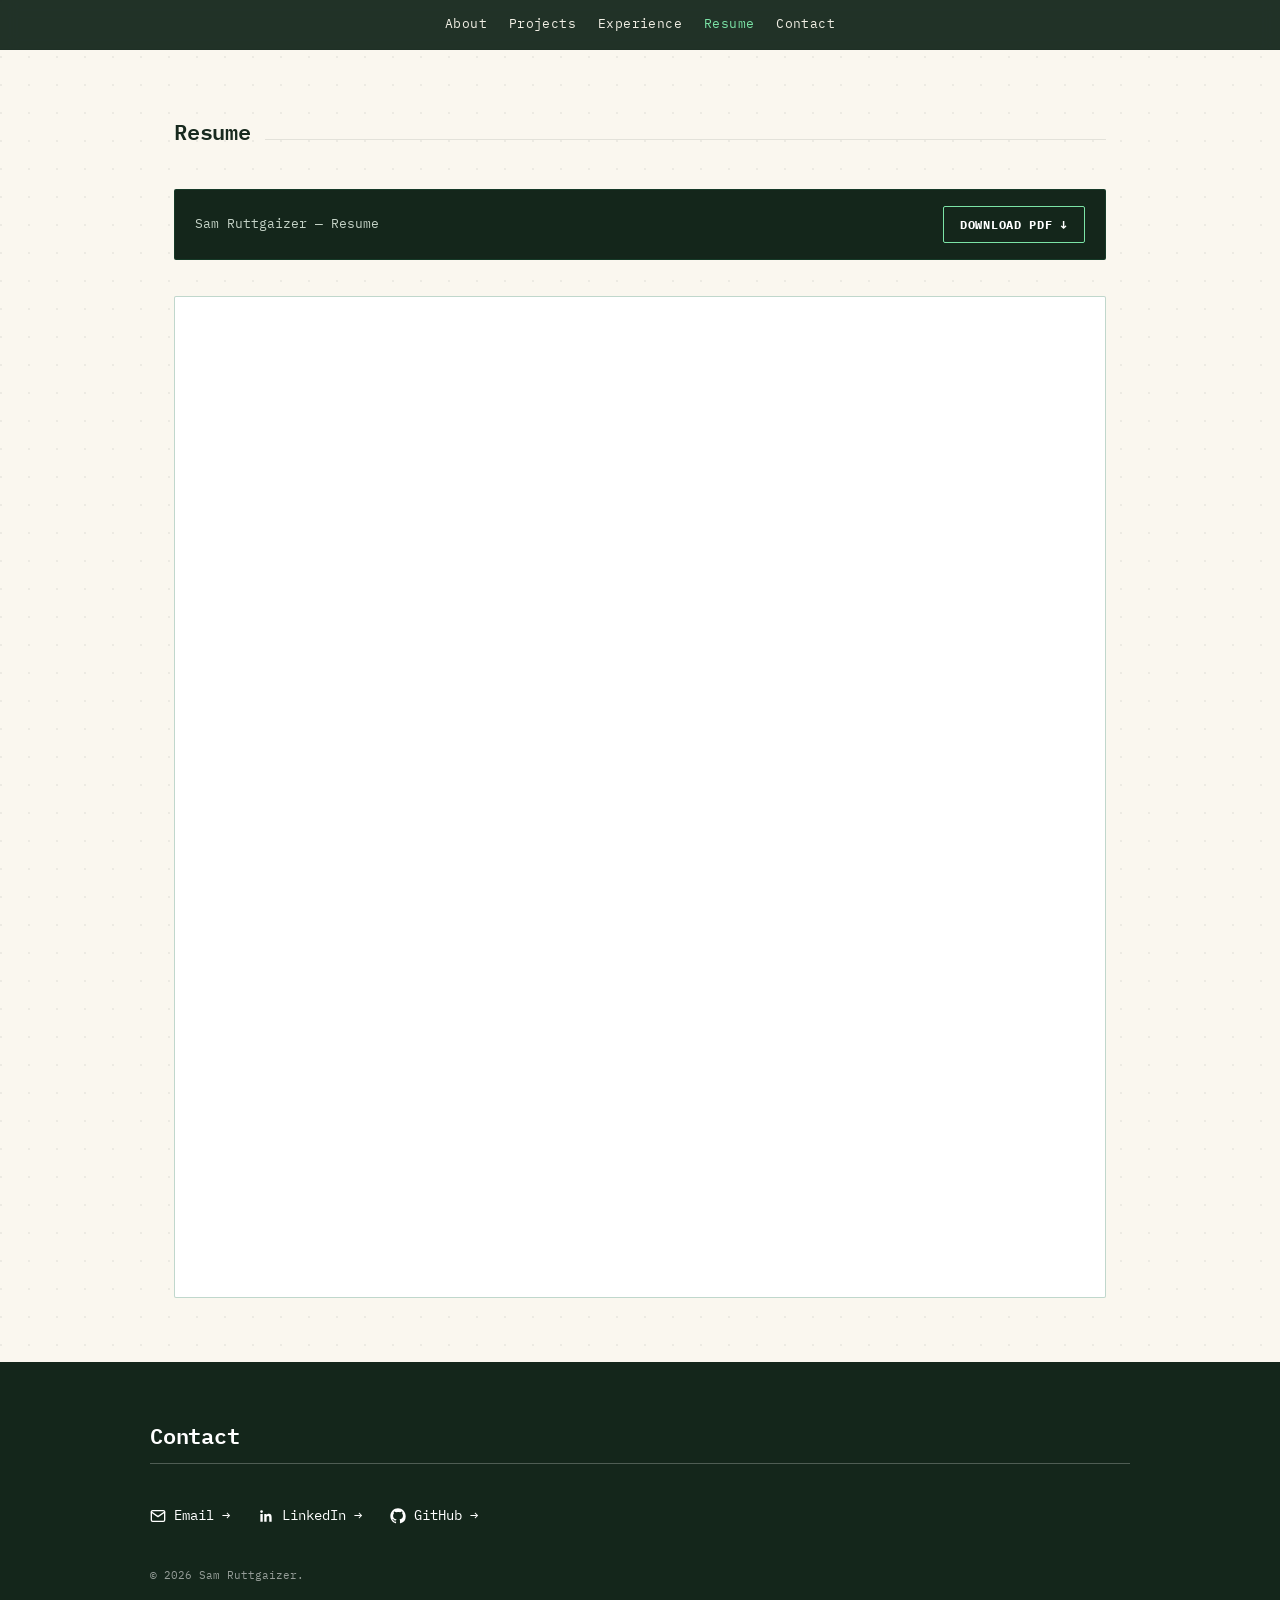
<file: resume.html>
<!DOCTYPE html>
<html lang="en">
<head>
<meta charset="UTF-8">
<meta name="viewport" content="width=device-width, initial-scale=1.0">
<title>Resume — Sam Ruttgaizer</title>
<link rel="preconnect" href="https://fonts.googleapis.com">
<link rel="preconnect" href="https://fonts.gstatic.com" crossorigin>
<link href="https://fonts.googleapis.com/css2?family=IBM+Plex+Mono:wght@400;500;600;700&family=IBM+Plex+Sans:wght@400;500;600&display=swap" rel="stylesheet">
<link rel="stylesheet" href="style.css">
</head>
<body>

<header class="site-nav">
  <div class="nav-inner">
    <nav class="nav-links">
      <a href="index.html">About</a>
      <a href="projects.html">Projects</a>
      <a href="experience.html">Experience</a>
      <a href="resume.html" class="active">Resume</a>
      <a href="#contact">Contact</a>
    </nav>
  </div>
</header>

<main class="wrap">

  <section class="section" style="padding-top: 64px;">
    <div class="section-head">
      <h2>Resume</h2>
      <div class="rule"></div>
    </div>

    <div class="resume-download">
      <span class="fname">Sam Ruttgaizer — Resume</span>
      <a class="dl-btn" href="Images/Documents/Sam Ruttgaizer Resume.pdf" download>Download PDF ↓</a>
    </div>

    <div class="pdf-preview">
      <iframe src="Images/Documents/Sam Ruttgaizer Resume.pdf" title="Sam Ruttgaizer — Resume PDF"></iframe>
    </div>
  </section>

  <!-- ============ CONTACT ============ -->
  <footer id="contact">
    <div class="section-head">
      <h2>Contact</h2>
      <div class="rule"></div>
    </div>
    <div class="contact-row">
      <a href="mailto:sgruttgaizer@mun.ca"><svg viewBox="0 0 24 24" fill="none" stroke="currentColor" stroke-width="2" stroke-linecap="round" stroke-linejoin="round"><rect x="2" y="4" width="20" height="16" rx="2"></rect><path d="m22 6-10 7L2 6"></path></svg>Email →</a>
      <a href="https://linkedin.com/in/sam-ruttgaizer"><svg viewBox="0 0 24 24" fill="currentColor"><path d="M20.45 20.45h-3.55v-5.57c0-1.33-.02-3.03-1.85-3.03-1.85 0-2.14 1.44-2.14 2.94v5.66H9.36V9h3.41v1.56h.05c.47-.9 1.63-1.85 3.36-1.85 3.6 0 4.27 2.37 4.27 5.46v6.28zM5.34 7.43a2.06 2.06 0 1 1 0-4.12 2.06 2.06 0 0 1 0 4.12zM7.12 20.45H3.56V9h3.56v11.45z"/></svg>LinkedIn →</a>
      <a href="https://github.com/sruttgaizer"><svg viewBox="0 0 24 24" fill="currentColor"><path d="M12 .5C5.73.5.5 5.73.5 12c0 5.08 3.29 9.39 7.86 10.91.58.11.79-.25.79-.56 0-.28-.01-1.02-.02-2-3.2.7-3.88-1.54-3.88-1.54-.53-1.34-1.29-1.7-1.29-1.7-1.05-.72.08-.71.08-.71 1.16.08 1.77 1.19 1.77 1.19 1.03 1.77 2.71 1.26 3.37.96.1-.75.4-1.26.73-1.55-2.55-.29-5.23-1.28-5.23-5.69 0-1.26.45-2.29 1.19-3.09-.12-.29-.52-1.46.11-3.05 0 0 .97-.31 3.18 1.18a11.1 11.1 0 0 1 2.9-.39c.98.01 1.97.13 2.9.39 2.2-1.49 3.17-1.18 3.17-1.18.63 1.59.23 2.76.11 3.05.74.8 1.19 1.83 1.19 3.09 0 4.42-2.69 5.39-5.25 5.68.41.36.78 1.06.78 2.15 0 1.55-.01 2.8-.01 3.18 0 .31.21.68.8.56A10.51 10.51 0 0 0 23.5 12C23.5 5.73 18.27.5 12 .5z"/></svg>GitHub →</a>
    </div>
    <p class="fine">© 2026 Sam Ruttgaizer.</p>
  </footer>

</main>

</body>
</html>
</file>
<file: style.css>
/* ============================================================
   TOKENS
   ============================================================ */
:root{
  --bg: #FAF7EF;
  --panel: #FFFFFF;
  --panel-2: #F1ECDD;
  --ink: #182A1F;
  --ink-dim: #4C5C50;
  --forest: #1F6F4A;
  --forest-bright: #17864F;
  --muted: #7C8A7A;
  --line: rgba(31,111,74,0.28);
  --line-faint: rgba(24,42,31,0.10);
  --deep: #14261B;
  --radius: 2px;
  --mono: 'IBM Plex Mono', ui-monospace, SFMono-Regular, monospace;
  --sans: 'IBM Plex Sans', -apple-system, sans-serif;
}

*{ box-sizing: border-box; margin:0; padding:0; }

html{ scroll-behavior: smooth; }
@media (prefers-reduced-motion: reduce){
  html{ scroll-behavior: auto; }
  *{ animation-duration: 0.01ms !important; animation-iteration-count: 1 !important; transition-duration: 0.01ms !important; }
}

body{
  background:
    radial-gradient(circle at 1px 1px, rgba(24,42,31,0.06) 1px, transparent 0) 0 0/28px 28px,
    var(--bg);
  color: var(--ink);
  font-family: var(--sans);
  line-height: 1.6;
  -webkit-font-smoothing: antialiased;
}

a{ color: var(--forest-bright); text-decoration: none; }
a:hover{ text-decoration: underline; }
a.plain-link{ color: inherit; text-decoration: none; }
a.plain-link:hover{ text-decoration: none; }
a:focus-visible, button:focus-visible{
  outline: 2px solid var(--forest-bright);
  outline-offset: 3px;
}

.wrap{ max-width: 980px; margin: 0 auto; padding: 0 24px; }

h1, h2, h3{
  font-family: var(--mono);
  font-weight: 600;
  letter-spacing: -0.01em;
  color: var(--ink);
}

/* ============================================================
   NAV
   ============================================================ */
header.site-nav{
  position: sticky; top: 0; z-index: 50;
  background: rgba(20,38,27,0.94);
  backdrop-filter: blur(8px);
  border-bottom: 1px solid var(--line-faint);
}
.nav-inner{
  display: flex;
  justify-content: center;
  align-items: center;
  padding: 14px 24px;
  max-width: 980px; margin: 0 auto;
  overflow-x: auto;
}
.nav-links{ display:flex; gap: 22px; font-family: var(--mono); font-size: 13px; letter-spacing: 0.03em; white-space: nowrap; }
.nav-links a{ color: #F1EFE4; }
.nav-links a:hover{ color: #7BE3A6; text-decoration: none; }
.nav-links a.active{ color: #7BE3A6; }
@media (max-width: 420px){
  .nav-inner{ padding: 14px 16px; justify-content: flex-start; }
  .nav-links{ gap: 16px; font-size: 12px; }
}

/* ============================================================
   HERO
   ============================================================ */
.hero{
  position: relative;
  left: 50%;
  width: 100vw;
  margin-left: -50vw;
  padding: 56px 0 64px;
  background: var(--deep);
}
.hero-inner{
  max-width: 980px;
  margin: 0 auto;
  padding: 0 24px;
}
.hero .eyebrow{
  font-family: var(--mono);
  font-size: 11px;
  letter-spacing: 0.16em;
  text-transform: uppercase;
  color: #7BE3A6;
  margin-bottom: 14px;
  display: block;
}
.hero h1{
  font-size: clamp(34px, 6vw, 54px);
  line-height: 1.05;
  color: #FAF7EF;
  max-width: 16ch;
}
.hero .role{
  margin-top: 16px;
  font-family: var(--sans);
  font-size: 17px;
  color: #C4D2C6;
  max-width: 50ch;
}

/* ============================================================
   SECTION HEADERS
   ============================================================ */
.section{ padding: 64px 0; border-bottom: 1px solid var(--line-faint); }
.section:last-of-type{ border-bottom: none; }
.section-head{
  display:flex; align-items: baseline; gap: 14px;
  margin-bottom: 40px;
}
.section-head h2{ font-size: 22px; }
.section-head .rule{ flex:1; height:1px; background: var(--line-faint); }
.section-head .count{ font-family: var(--mono); font-size: 12px; color: var(--muted); }

/* ============================================================
   PROJECT SHEETS
   ============================================================ */
.sheet{
  border: 1px solid var(--line-faint);
  border-radius: var(--radius);
  background: linear-gradient(180deg, var(--panel), var(--panel-2));
  margin-bottom: 28px;
  overflow: hidden;
  opacity: 0;
  transform: translateY(14px);
  transition: opacity 0.6s ease, transform 0.6s ease;
}
.sheet.is-visible{ opacity: 1; transform: translateY(0); }

.sheet-media{
  position: relative;
  aspect-ratio: 16 / 9;
  border-bottom: 1px dashed var(--line);
  overflow: hidden;
  background: var(--panel-2);
}

.carousel-slide{
  position: absolute; inset: 0;
  display:flex; align-items:center; justify-content:center;
  flex-direction: column; gap: 6px;
  opacity: 0; pointer-events: none;
  transition: opacity 0.4s ease;
}
.carousel-slide.is-active{ opacity: 1; pointer-events: auto; }
.carousel-slide img{ position: relative; z-index: 1; width: 100%; height: 100%; object-fit: contain; display: block; cursor: pointer; }

.carousel-slide.has-img-bg{ background-size: cover; background-position: center; }
.carousel-slide.has-img-bg::before{
  content: "";
  position: absolute; inset: 0;
  background: inherit;
  background-size: cover;
  background-position: center;
  filter: blur(24px) brightness(0.7);
  transform: scale(1.15);
  z-index: 0;
}
.carousel-slide.placeholder{
  background:
    radial-gradient(circle at 1px 1px, rgba(31,111,74,0.18) 1px, transparent 0) 0 0/22px 22px;
  color: var(--muted);
  font-family: var(--mono);
  font-size: 11px;
  text-align: center;
  padding: 20px;
}
.carousel-slide .tag{
  font-size: 10px; letter-spacing: 0.1em; text-transform: uppercase;
  border: 1px dashed var(--line); padding: 3px 8px; border-radius: var(--radius);
}
.carousel.has-multiple .carousel-slide{ cursor: pointer; }

.carousel-btn{
  position: absolute; top: 50%; transform: translateY(-50%);
  width: 30px; height: 30px; border-radius: 50%;
  border: 1px solid var(--line);
  background: rgba(255,255,255,0.88);
  color: var(--ink);
  font-family: var(--mono); font-size: 15px; line-height: 1;
  display:flex; align-items:center; justify-content:center;
  cursor: pointer; z-index: 2;
}
.carousel-btn:hover{ background: var(--panel); }
.carousel-btn.prev{ left: 12px; }
.carousel-btn.next{ right: 12px; }

.carousel-dots{
  position: absolute; bottom: 12px; left: 50%; transform: translateX(-50%);
  display:flex; gap: 6px; z-index: 2;
}
.carousel-dots .dot{
  width: 7px; height: 7px; border-radius: 50%; padding: 0;
  border: 1px solid var(--line);
  background: rgba(255,255,255,0.7);
  cursor: pointer;
}
.carousel-dots .dot.is-active{ background: var(--forest-bright); border-color: var(--forest-bright); }

/* lightbox */
.lightbox{
  position: fixed; inset: 0; z-index: 1000;
  background: rgba(20,38,27,0.90);
  display:flex; align-items:center; justify-content:center;
  padding: 48px;
  opacity: 0; pointer-events: none;
  transition: opacity 0.2s ease;
}
.lightbox.is-open{ opacity: 1; pointer-events: auto; }
.lightbox img{
  max-width: 100%; max-height: 100%;
  border-radius: var(--radius);
  box-shadow: 0 20px 60px rgba(0,0,0,0.45);
}
.lightbox-close{
  position: absolute; top: 20px; right: 24px;
  width: 38px; height: 38px; border-radius: 50%;
  border: 1px solid rgba(255,255,255,0.35);
  background: rgba(255,255,255,0.08);
  color: #fff; font-size: 20px; line-height: 1;
  display:flex; align-items:center; justify-content:center;
  cursor: pointer;
}
.lightbox-close:hover{ background: rgba(255,255,255,0.2); }
.lightbox-btn{
  position: absolute; top: 50%; transform: translateY(-50%);
  width: 42px; height: 42px; border-radius: 50%;
  border: 1px solid rgba(255,255,255,0.35);
  background: rgba(255,255,255,0.08);
  color: #fff; font-family: var(--mono); font-size: 20px; line-height: 1;
  display:flex; align-items:center; justify-content:center;
  cursor: pointer;
}
.lightbox-btn:hover{ background: rgba(255,255,255,0.2); }
.lightbox-btn.prev{ left: 16px; }
.lightbox-btn.next{ right: 16px; }

.sheet-body{ padding: 26px 28px 28px; }
.sheet-top{
  display:flex; justify-content: space-between; align-items:flex-start; gap: 16px;
  margin-bottom: 6px;
}
.sheet-top h3{ font-size: 19px; }
.status{
  font-family: var(--mono); font-size: 10px; letter-spacing: 0.1em; text-transform: uppercase;
  padding: 4px 9px; border-radius: 999px; white-space: nowrap;
  border: 1px solid var(--line);
}
.status.active{ color: var(--forest-bright); border-color: var(--forest); }
.status.complete{ color: var(--muted); }
.status.research{ color: var(--ink-dim); }

.tags{ display:flex; flex-wrap: wrap; gap: 8px; margin-bottom: 14px; }
.org-tag{
  display:inline-flex; align-items:center; gap: 6px;
  font-family: var(--mono); font-size: 10.5px; letter-spacing: 0.04em;
  padding: 3px 10px 3px 3px; border-radius: 999px;
  border: 1px solid var(--line); color: var(--ink-dim);
}
.org-tag img{
  width: 18px; height: 18px;
  object-fit: cover;
  border-radius: 50%;
  background: var(--panel);
}
.org-tag.no-icon{ padding: 3px 10px; }

.sheet p.desc{ color: var(--ink-dim); font-size: 14.5px; margin: 12px 0 18px; }
.sheet-body .bullet-list{ margin: 12px 0 18px; padding-left: 20px; }
.sheet-body .bullet-list li{ color: var(--ink-dim); font-size: 14.5px; margin-bottom: 4px; }

.specs{
  display: grid;
  grid-template-columns: repeat(auto-fit, minmax(180px, 1fr));
  gap: 10px 20px;
  border-top: 1px solid var(--line-faint);
  padding-top: 16px;
}
.spec{ font-family: var(--mono); font-size: 12px; }
.spec .k{ color: var(--muted); display:block; font-size: 10px; letter-spacing: 0.08em; text-transform: uppercase; margin-bottom: 3px; }
.spec .v{ color: var(--ink); }

.sheet-links{ margin-top: 18px; display:flex; flex-wrap: wrap; gap: 18px; font-family: var(--mono); font-size: 12px; }

/* ============================================================
   ABOUT
   ============================================================ */
.about-grid{ display:grid; grid-template-columns: 1fr; gap: 40px; }
.about-grid p{ color: var(--ink-dim); font-size: 15px; margin-bottom: 14px; max-width: 58ch; }
.about-top{ display:grid; grid-template-columns: 1fr 300px; gap: 32px; align-items: start; }
@media (max-width: 720px){
  .about-top{ grid-template-columns: 1fr; }
  .about-photo{ max-width: 300px; margin: 0 auto; }
}
.about-photo{
  width: 100%;
  aspect-ratio: 4 / 5;
  object-fit: cover;
  object-position: center 20%;
  border: 1px solid var(--line);
  border-radius: var(--radius);
  display: block;
}
.about-skills h2{ margin-bottom: 16px; }

.skill-list{ list-style:none; }
.skill-list li{
  display:flex; justify-content: space-between; gap: 12px;
  font-family: var(--sans); font-size: 15px;
  padding: 10px 0; border-bottom: 1px solid var(--line-faint);
  color: var(--ink-dim);
}
.skill-list li span:first-child{ color: var(--ink); font-weight: 600; flex-shrink: 0; min-width: 12ch; }
.skill-list li span:last-child{ text-align: right; }
.skill-list li:last-child{ border-bottom: none; }

/* ============================================================
   RESUME / EXPERIENCE
   ============================================================ */
.resume-download{
  display:flex; align-items:center; justify-content: space-between; gap: 16px; flex-wrap: wrap;
  border: 1px solid var(--line);
  border-radius: var(--radius);
  padding: 16px 20px;
  margin-bottom: 36px;
  background: var(--deep);
}
.resume-download .fname{ font-family: var(--mono); font-size: 13px; color: #C4D2C6; }
.resume-download .dl-btn{
  font-family: var(--mono); font-size: 12px; font-weight: 700; letter-spacing: 0.06em; text-transform: uppercase;
  background: var(--deep);
  border: 1px solid #7BE3A6; color: #FFFFFF;
  padding: 8px 16px; border-radius: var(--radius);
}
.resume-download .dl-btn:hover{ background: #1D3627; text-decoration: none; }

.pdf-preview{
  margin-top: 28px;
  border: 1px solid var(--line);
  border-radius: var(--radius);
  overflow: hidden;
  background: var(--panel);
}
.pdf-preview iframe{
  display: block;
  width: 100%;
  height: 1000px;
  border: none;
}
@media (max-width: 640px){
  .pdf-preview iframe{ height: 600px; }
}

.timeline{ list-style:none; }
.timeline > li{
  padding: 22px 0; border-bottom: 1px solid var(--line-faint);
}
.timeline > li:last-child{ border-bottom: none; }
.timeline .when{ font-family: var(--mono); font-size: 11.5px; color: var(--forest); letter-spacing: 0.04em; text-transform: uppercase; }
.timeline .role-row{ margin-bottom: 6px; }
.timeline .what h4{ font-family: var(--sans); font-size: 17px; color: var(--ink); font-weight: 600; margin-top: 4px; }
.timeline .what .org{ font-family: var(--sans); font-size: 14.5px; font-weight: 600; color: var(--forest-bright); margin-bottom: 2px; }
.timeline .what .org i{ font-weight: 400; font-style: italic; color: var(--muted); }
.timeline .what .location{ font-family: var(--sans); font-size: 13px; color: var(--muted); margin-bottom: 8px; }
.timeline .what p{ font-family: var(--sans); font-size: 14.5px; color: var(--ink-dim); max-width: 68ch; }
.timeline .what .bullet-list{
  max-width: 68ch;
  padding-left: 20px;
  margin-top: 6px;
}
.timeline .what .bullet-list li{
  font-family: var(--sans); font-size: 14.5px; color: var(--ink-dim);
  margin-bottom: 4px;
}

.timeline .what .coursework-label{
  font-family: var(--mono); font-size: 10px; letter-spacing: 0.1em; text-transform: uppercase;
  color: var(--muted); margin-top: 14px; margin-bottom: 6px;
}
.timeline .what .coursework-list{
  list-style: none;
  display: flex; flex-wrap: wrap;
  gap: 4px 10px;
  max-width: 68ch;
}
.timeline .what .coursework-list li{
  font-family: var(--sans); font-size: 12.5px; color: var(--muted);
}
.timeline .what .coursework-list li:not(:last-child)::after{
  content: "·"; margin-left: 10px; color: var(--line);
}

.resume-subhead{
  font-family: var(--mono); font-size: 20px; letter-spacing: 0.1em; text-transform: uppercase;
  color: var(--forest); margin: 44px 0 8px;
}
.resume-subhead:first-of-type{ margin-top: 0; }

/* ============================================================
   CONTACT / FOOTER
   ============================================================ */
footer{
  width: 100vw;
  position: relative;
  left: 50%;
  margin-left: -50vw;
  padding: 56px 24px 64px;
  background: var(--deep); color: #fff;
}
footer > div, footer > .fine{ max-width: 980px; margin-left: auto; margin-right: auto; }
footer .section-head{ flex-direction: column; align-items: flex-start; gap: 10px; }
footer .section-head h2{ color: #fff; }
footer .section-head .rule{ flex: none; background: rgba(255,255,255,0.25); width: 100%; height: 1px; }
footer .contact-row{
  display:flex; flex-wrap: wrap; justify-content: flex-start; gap: 28px; align-items: center;
  margin-bottom: 40px;
}
footer .contact-row a{
  display:inline-flex; align-items:center; gap: 8px;
  font-family: var(--mono); font-size: 14px;
  color: #fff;
}
footer .contact-row a:hover{ color: #7BE3A6; }
footer .contact-row svg{ width: 16px; height: 16px; flex-shrink: 0; }
footer .fine{
  font-family: var(--mono); font-size: 11px; color: rgba(255,255,255,0.55);
  text-align: left;
}

/* ============================================================
   ACTIVE NAV STATE
   ============================================================ */
.nav-links a.active{ color: #7BE3A6; }
</file>
